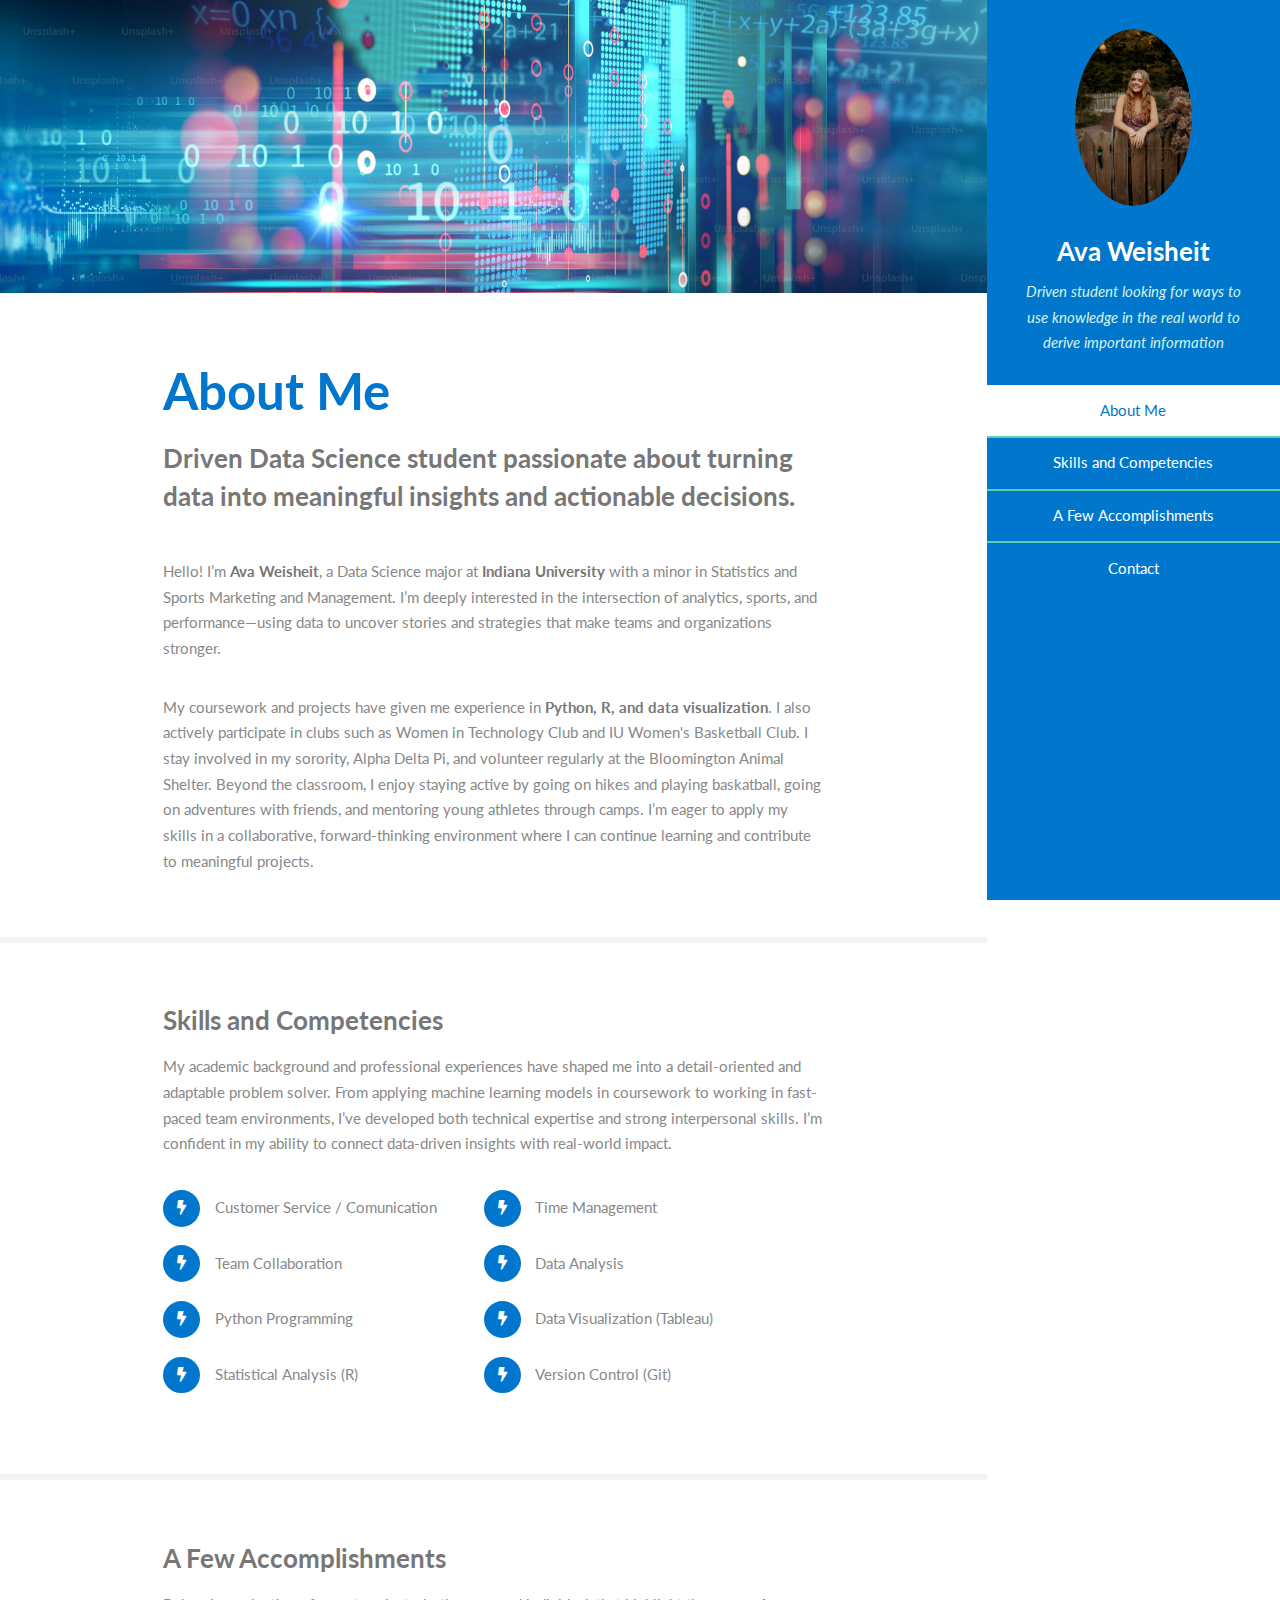
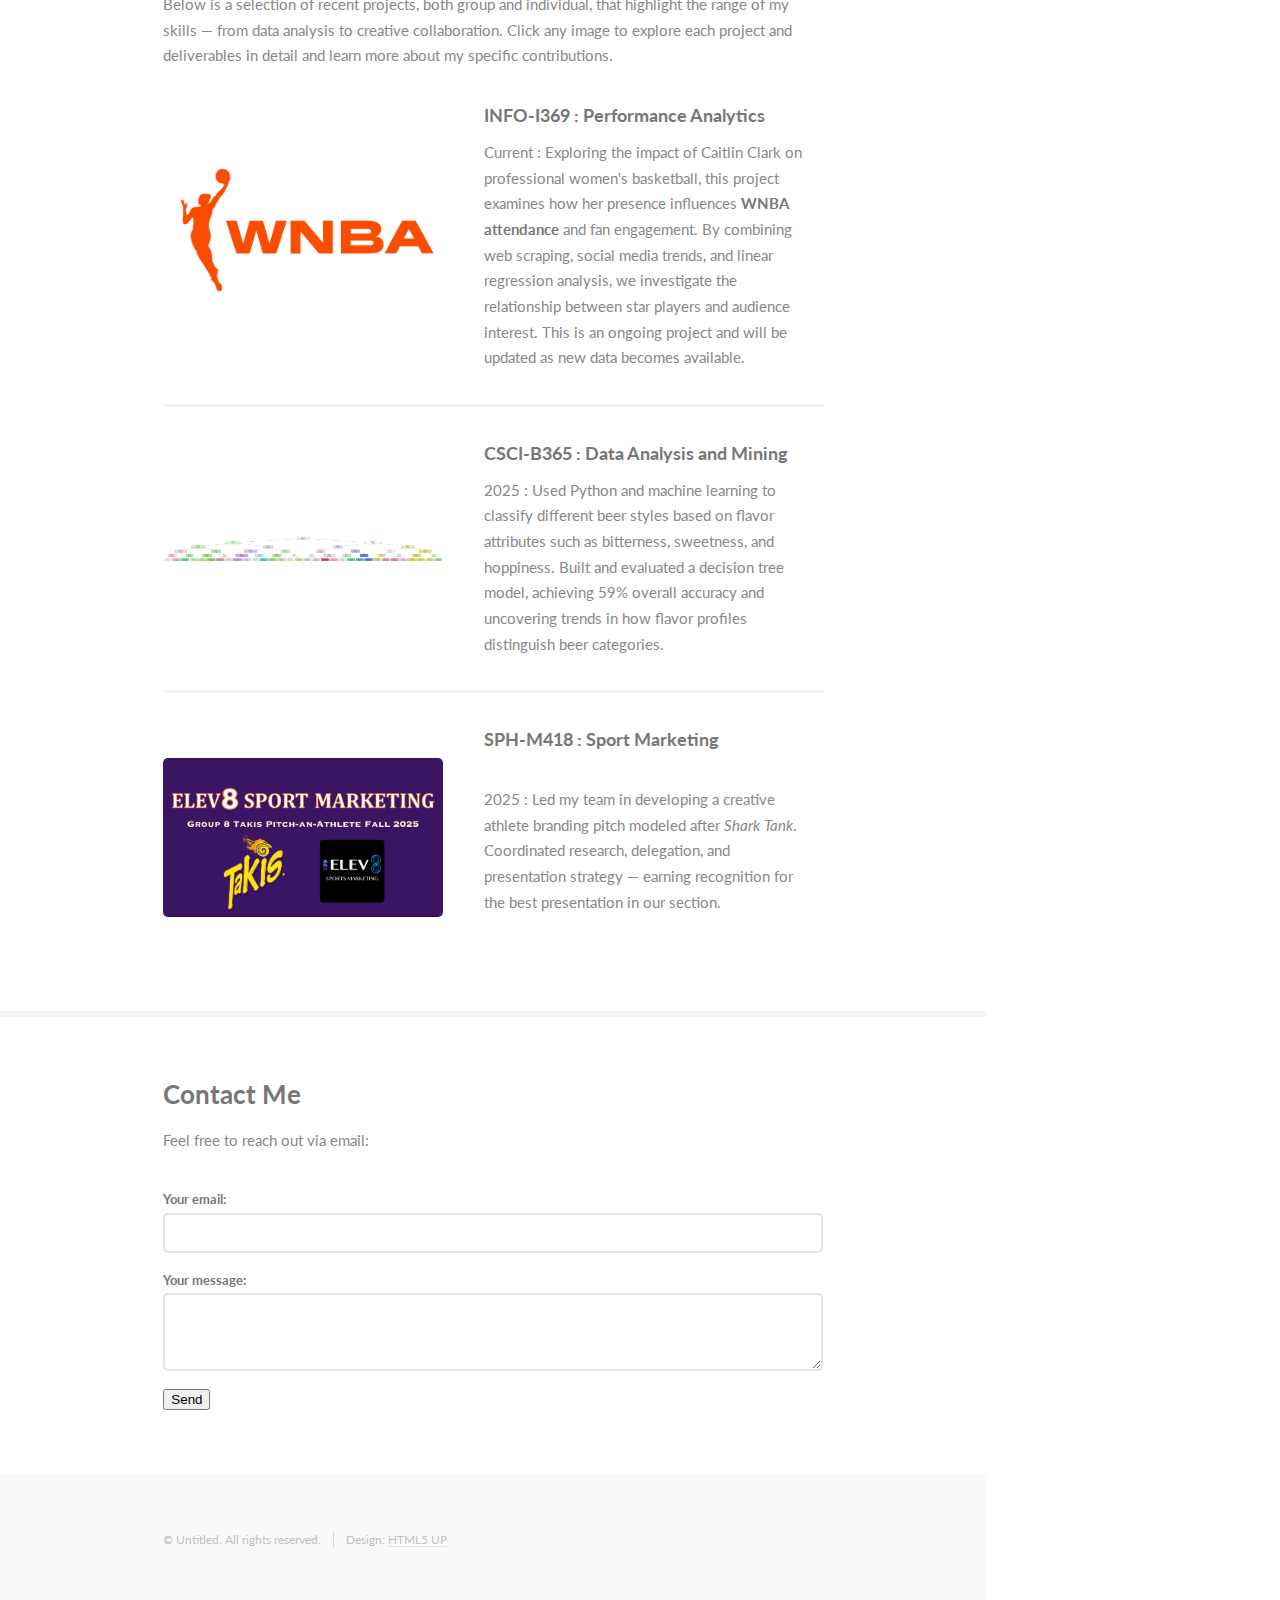
<file: index.html>
<!DOCTYPE HTML>
<!--
	Read Only by HTML5 UP
	html5up.net | @ajlkn
	Free for personal and commercial use under the CCA 3.0 license (html5up.net/license)
-->
<html>
	<head>
		<title>Ava Weisheit's Webpage</title>
		<meta charset="utf-8" />
		<meta name="viewport" content="width=device-width, initial-scale=1, user-scalable=no" />
		<link rel="stylesheet" href="assets/css/main.css" />
	</head>
	<body class="is-preload">


		<!-- Header -->
		<section id="header">
			<header>
				<span class="image avatar"><img src="images/avatar.JPG" alt="Ava Weisheit" /></span>
				<h1 id="logo"><a href="#">Ava Weisheit</a></h1>
				<p>Driven student looking for ways to use knowledge in the real world to derive important information</p>
			</header>
			<nav id="nav">
				<ul>
					<li><a href="#one" class="active">About Me</a></li>
					<li><a href="#two">Skills and Competencies</a></li>
					<li><a href="#three">A Few Accomplishments</a></li>
					<li><a href="#four">Contact</a></li>
				</ul>
			</nav>

		</section>
		
  

		<!-- Wrapper -->
			<div id="wrapper">

				<!-- Main -->
					<div id="main">

						<!-- One -->
							<section id="one">
								<div class="image main" data-position="center">
									<img src="images/head.jpeg" alt="" />
								</div>
								<div class="container">
									<header class="major">
										<h2>About Me</h2>
										<p>Driven Data Science student passionate about turning data into meaningful insights and actionable decisions.</p>
									</header>
									<p>Hello! I’m <strong>Ava Weisheit</strong>, a Data Science major at <strong>Indiana University</strong> with a minor in Statistics and Sports Marketing and Management. 
										I’m deeply interested in the intersection of analytics, sports, and performance—using data to uncover stories and strategies that make teams and organizations stronger.
									  </p>
									  <p>
										My coursework and projects have given me experience in <strong>Python, R, and data visualization</strong>. I also actively participate in clubs such as Women in Technology Club and IU Women's Basketball Club. 
										I stay involved in my sorority, Alpha Delta Pi, and volunteer regularly at the Bloomington Animal Shelter.
										Beyond the classroom, I enjoy staying active by going on hikes and playing baskatball, going on adventures with friends, and mentoring young athletes through camps. 
										I’m eager to apply my skills in a collaborative, forward-thinking environment where I can continue learning and contribute to meaningful projects.
									  </p>
								</div>
							</section>

						<!-- Two -->
							<section id="two">
								<div class="container">
									<h3>Skills and Competencies</h3>
									<p>  My academic background and professional experiences have shaped me into a detail-oriented and adaptable problem solver. 
										From applying machine learning models in coursework to working in fast-paced team environments, I’ve developed both technical expertise and strong interpersonal skills. 
										I’m confident in my ability to connect data-driven insights with real-world impact.</p>
									<ul class="feature-icons">
										<li class="icon solid fa-bolt">Customer Service / Comunication</li>
										<li class="icon solid fa-bolt">Time Management</li>
										<li class="icon solid fa-bolt">Team Collaboration</li>
										<li class="icon solid fa-bolt">Data Analysis</li>
										<li class="icon solid fa-bolt">Python Programming</li>
										<li class="icon solid fa-bolt">Data Visualization (Tableau)</li>
										<li class="icon solid fa-bolt">Statistical Analysis (R)</li>
										<li class="icon solid fa-bolt">Version Control (Git)</li>
									</ul>
								</div>
							</section>
						<!-- Three -->
							<section id="three">
								<div class="container">
									<h3>A Few Accomplishments</h3>
									<p>Below is a selection of recent projects, both group and individual, that highlight the range 
										of my skills — from data analysis to creative collaboration. Click any image to explore each 
										project and deliverables in detail and learn more about my specific contributions.
									</p>
									<div class="features">
										<!-- Project 1 -->
										<article>
											<a href="project1.html" class="image"><img src="images/logo.png" alt="Project 1 image" /></a>
											<div class="inner">
											<h4>INFO-I369 : Performance Analytics</h4>
											<p>Current : Exploring the impact of Caitlin Clark on professional women's basketball, this project examines how her presence influences <strong>WNBA attendance</strong> 
												and fan engagement. By combining web scraping, social media trends, and linear regression analysis, we investigate the relationship between star players and audience interest. 
												This is an ongoing project and will be updated as new data becomes available.</p>
											</div>
										</article>
										
										<!-- Project 2 -->
										<article>
											<a href="project2.html" class="image"><img src="projects/DataMining/tree.png" alt="Project 2 image" /></a>
											<div class="inner">
											<h4>CSCI-B365 : Data Analysis and Mining</h4>
											<p>2025 : Used Python and machine learning to classify different beer styles based on flavor attributes such as bitterness, sweetness, and 
												hoppiness. Built and evaluated a decision tree model, achieving 59% overall accuracy and uncovering trends in how flavor profiles distinguish beer categories.</p>
											</div>
										</article>
										
										<!-- Project 3 -->
										<article>
											<a href="project3.html" class="image"><img src="images/title.pres.png" alt="Project 3 image" /></a>
											<div class="inner">
											<h4>SPH-M418 : Sport Marketing</h4>
											<p><p>
												2025 : Led my team in developing a creative athlete branding pitch modeled after <em>Shark Tank</em>. 
												Coordinated research, delegation, and presentation strategy — earning recognition for the best presentation in our section.
											  </p>
											  </p>
											</div>
										</article>
  
									</div>
								</div>
							</section>

						<!-- Four -->
							<section id="four">
								<div class="container">
									<h3>Contact Me</h3>
									<p>Feel free to reach out via email:</p>
									<form
										action="https://formspree.io/f/xyzbnqjg"
										method="POST"
										>
										<label>
											Your email:
											<input type="email" name="email">
										</label>
										<label>
											Your message:
											<textarea name="message"></textarea>
										</label>
										<!-- your other form fields go here -->
										<button type="submit">Send</button>
									</form>
								</div>
							</section>
							

						<!-- Five -->
						<!--
							<section id="five">
								<div class="container">
									<h3>Elements</h3>

									<section>
										<h4>Text</h4>
										<p>This is <b>bold</b> and this is <strong>strong</strong>. This is <i>italic</i> and this is <em>emphasized</em>.
										This is <sup>superscript</sup> text and this is <sub>subscript</sub> text.
										This is <u>underlined</u> and this is code: <code>for (;;) { ... }</code>. Finally, <a href="#">this is a link</a>.</p>
										<hr />
										<header>
											<h4>Heading with a Subtitle</h4>
											<p>Lorem ipsum dolor sit amet nullam id egestas urna aliquam</p>
										</header>
										<p>Nunc lacinia ante nunc ac lobortis. Interdum adipiscing gravida odio porttitor sem non mi integer non faucibus ornare mi ut ante amet placerat aliquet. Volutpat eu sed ante lacinia sapien lorem accumsan varius montes viverra nibh in adipiscing blandit tempus accumsan.</p>
										<header>
											<h5>Heading with a Subtitle</h5>
											<p>Lorem ipsum dolor sit amet nullam id egestas urna aliquam</p>
										</header>
										<p>Nunc lacinia ante nunc ac lobortis. Interdum adipiscing gravida odio porttitor sem non mi integer non faucibus ornare mi ut ante amet placerat aliquet. Volutpat eu sed ante lacinia sapien lorem accumsan varius montes viverra nibh in adipiscing blandit tempus accumsan.</p>
										<hr />
										<h2>Heading Level 2</h2>
										<h3>Heading Level 3</h3>
										<h4>Heading Level 4</h4>
										<h5>Heading Level 5</h5>
										<h6>Heading Level 6</h6>
										<hr />
										<h5>Blockquote</h5>
										<blockquote>Fringilla nisl. Donec accumsan interdum nisi, quis tincidunt felis sagittis eget tempus euismod. Vestibulum ante ipsum primis in faucibus vestibulum. Blandit adipiscing eu felis iaculis volutpat ac adipiscing accumsan faucibus. Vestibulum ante ipsum primis in faucibus lorem ipsum dolor sit amet nullam adipiscing eu felis.</blockquote>
										<h5>Preformatted</h5>
										<pre><code>i = 0;

while (!deck.isInOrder()) {
    print 'Iteration ' + i;
    deck.shuffle();
    i++;
}

print 'It took ' + i + ' iterations to sort the deck.';</code></pre>
									</section>

									<section>
										<h4>Lists</h4>
										<div class="row">
											<div class="col-6 col-12-xsmall">
												<h5>Unordered</h5>
												<ul>
													<li>Dolor pulvinar etiam magna etiam.</li>
													<li>Sagittis adipiscing lorem eleifend.</li>
													<li>Felis enim feugiat dolore viverra.</li>
												</ul>
												<h5>Alternate</h5>
												<ul class="alt">
													<li>Dolor pulvinar etiam magna etiam.</li>
													<li>Sagittis adipiscing lorem eleifend.</li>
													<li>Felis enim feugiat dolore viverra.</li>
												</ul>
											</div>
											<div class="col-6 col-12-xsmall">
												<h5>Ordered</h5>
												<ol>
													<li>Dolor pulvinar etiam magna etiam.</li>
													<li>Etiam vel felis at lorem sed viverra.</li>
													<li>Felis enim feugiat dolore viverra.</li>
													<li>Dolor pulvinar etiam magna etiam.</li>
													<li>Etiam vel felis at lorem sed viverra.</li>
													<li>Felis enim feugiat dolore viverra.</li>
												</ol>
												<h5>Icons</h5>
												<ul class="icons">
													<li><a href="#" class="icon brands fa-twitter"><span class="label">Twitter</span></a></li>
													<li><a href="#" class="icon brands fa-facebook-f"><span class="label">Facebook</span></a></li>
													<li><a href="#" class="icon brands fa-instagram"><span class="label">Instagram</span></a></li>
													<li><a href="#" class="icon brands fa-github"><span class="label">Github</span></a></li>
													<li><a href="#" class="icon brands fa-dribbble"><span class="label">Dribbble</span></a></li>
													<li><a href="#" class="icon brands fa-tumblr"><span class="label">Tumblr</span></a></li>
												</ul>
											</div>
										</div>
										<h5>Actions</h5>
										<ul class="actions">
											<li><a href="#" class="button primary">Default</a></li>
											<li><a href="#" class="button">Default</a></li>
											<li><a href="#" class="button alt">Default</a></li>
										</ul>
										<ul class="actions small">
											<li><a href="#" class="button primary small">Small</a></li>
											<li><a href="#" class="button small">Small</a></li>
											<li><a href="#" class="button alt small">Small</a></li>
										</ul>
										<div class="row">
											<div class="col-3 col-6-medium col-12-xsmall">
												<ul class="actions stacked">
													<li><a href="#" class="button primary">Default</a></li>
													<li><a href="#" class="button">Default</a></li>
													<li><a href="#" class="button alt">Default</a></li>
												</ul>
											</div>
											<div class="col-3 col-6 col-12-xsmall">
												<ul class="actions stacked">
													<li><a href="#" class="button primary small">Small</a></li>
													<li><a href="#" class="button small">Small</a></li>
													<li><a href="#" class="button alt small">Small</a></li>
												</ul>
											</div>
											<div class="col-3 col-6-medium col-12-xsmall">
												<ul class="actions stacked">
													<li><a href="#" class="button primary fit">Default</a></li>
													<li><a href="#" class="button fit">Default</a></li>
													<li><a href="#" class="button alt fit">Default</a></li>
												</ul>
											</div>
											<div class="col-3 col-6-medium col-12-xsmall">
												<ul class="actions stacked">
													<li><a href="#" class="button primary small fit">Small</a></li>
													<li><a href="#" class="button small fit">Small</a></li>
													<li><a href="#" class="button alt small fit">Small</a></li>
												</ul>
											</div>
										</div>
									</section>

									<section>
										<h4>Table</h4>
										<h5>Default</h5>
										<div class="table-wrapper">
											<table>
												<thead>
													<tr>
														<th>Name</th>
														<th>Description</th>
														<th>Price</th>
													</tr>
												</thead>
												<tbody>
													<tr>
														<td>Item One</td>
														<td>Ante turpis integer aliquet porttitor.</td>
														<td>29.99</td>
													</tr>
													<tr>
														<td>Item Two</td>
														<td>Vis ac commodo adipiscing arcu aliquet.</td>
														<td>19.99</td>
													</tr>
													<tr>
														<td>Item Three</td>
														<td> Morbi faucibus arcu accumsan lorem.</td>
														<td>29.99</td>
													</tr>
													<tr>
														<td>Item Four</td>
														<td>Vitae integer tempus condimentum.</td>
														<td>19.99</td>
													</tr>
													<tr>
														<td>Item Five</td>
														<td>Ante turpis integer aliquet porttitor.</td>
														<td>29.99</td>
													</tr>
												</tbody>
												<tfoot>
													<tr>
														<td colspan="2"></td>
														<td>100.00</td>
													</tr>
												</tfoot>
											</table>
										</div>

										<h5>Alternate</h5>
										<div class="table-wrapper">
											<table class="alt">
												<thead>
													<tr>
														<th>Name</th>
														<th>Description</th>
														<th>Price</th>
													</tr>
												</thead>
												<tbody>
													<tr>
														<td>Item One</td>
														<td>Ante turpis integer aliquet porttitor.</td>
														<td>29.99</td>
													</tr>
													<tr>
														<td>Item Two</td>
														<td>Vis ac commodo adipiscing arcu aliquet.</td>
														<td>19.99</td>
													</tr>
													<tr>
														<td>Item Three</td>
														<td> Morbi faucibus arcu accumsan lorem.</td>
														<td>29.99</td>
													</tr>
													<tr>
														<td>Item Four</td>
														<td>Vitae integer tempus condimentum.</td>
														<td>19.99</td>
													</tr>
													<tr>
														<td>Item Five</td>
														<td>Ante turpis integer aliquet porttitor.</td>
														<td>29.99</td>
													</tr>
												</tbody>
												<tfoot>
													<tr>
														<td colspan="2"></td>
														<td>100.00</td>
													</tr>
												</tfoot>
											</table>
										</div>
									</section>

									<section>
										<h4>Buttons</h4>
										<ul class="actions">
											<li><a href="#" class="button primary">Primary</a></li>
											<li><a href="#" class="button">Default</a></li>
											<li><a href="#" class="button alt">Alternate</a></li>
										</ul>
										<ul class="actions">
											<li><a href="#" class="button primary large">Large</a></li>
											<li><a href="#" class="button">Default</a></li>
											<li><a href="#" class="button alt small">Small</a></li>
										</ul>
										<ul class="actions fit">
											<li><a href="#" class="button primary fit">Fit</a></li>
											<li><a href="#" class="button fit">Fit</a></li>
											<li><a href="#" class="button alt fit">Fit</a></li>
										</ul>
										<ul class="actions fit small">
											<li><a href="#" class="button primary fit small">Fit + Small</a></li>
											<li><a href="#" class="button fit small">Fit + Small</a></li>
											<li><a href="#" class="button alt fit small">Fit + Small</a></li>
										</ul>
										<ul class="actions">
											<li><a href="#" class="button primary icon solid fa-download">Icon</a></li>
											<li><a href="#" class="button icon solid fa-download">Icon</a></li>
											<li><a href="#" class="button alt icon solid fa-check">Icon</a></li>
										</ul>
										<ul class="actions">
											<li><span class="button primary disabled">Primary</span></li>
											<li><span class="button disabled">Default</span></li>
											<li><span class="button alt disabled">Alternate</span></li>
										</ul>
									</section>

									<section>
										<h4>Form</h4>
										<form method="post" action="#">
											<div class="row gtr-uniform">
												<div class="col-6 col-12-xsmall">
													<input type="text" name="demo-name" id="demo-name" value="" placeholder="Name" />
												</div>
												<div class="col-6 col-12-xsmall">
													<input type="email" name="demo-email" id="demo-email" value="" placeholder="Email" />
												</div>
												<div class="col-12">
													<select name="demo-category" id="demo-category">
														<option value="">- Category -</option>
														<option value="1">Manufacturing</option>
														<option value="1">Shipping</option>
														<option value="1">Administration</option>
														<option value="1">Human Resources</option>
													</select>
												</div>
												<div class="col-4 col-12-medium">
													<input type="radio" id="demo-priority-low" name="demo-priority" checked>
													<label for="demo-priority-low">Low Priority</label>
												</div>
												<div class="col-4 col-12-medium">
													<input type="radio" id="demo-priority-normal" name="demo-priority">
													<label for="demo-priority-normal">Normal Priority</label>
												</div>
												<div class="col-4 col-12-medium">
													<input type="radio" id="demo-priority-high" name="demo-priority">
													<label for="demo-priority-high">High Priority</label>
												</div>
												<div class="col-6 col-12-medium">
													<input type="checkbox" id="demo-copy" name="demo-copy">
													<label for="demo-copy">Email me a copy of this message</label>
												</div>
												<div class="col-6 col-12-medium">
													<input type="checkbox" id="demo-human" name="demo-human" checked>
													<label for="demo-human">I am a human and not a robot</label>
												</div>
												<div class="col-12">
													<textarea name="demo-message" id="demo-message" placeholder="Enter your message" rows="6"></textarea>
												</div>
												<div class="col-12">
													<ul class="actions">
														<li><input type="submit" value="Send Message" /></li>
														<li><input type="reset" value="Reset" class="alt" /></li>
													</ul>
												</div>
											</div>
										</form>
									</section>

									<section>
										<h4>Image</h4>
										<h5>Fit</h5>
										<span class="image fit"><img src="images/banner.jpg" alt="" /></span>
										<div class="box alt">
											<div class="row gtr-50 gtr-uniform">
												<div class="col-4"><span class="image fit"><img src="images/pic01.jpg" alt="" /></span></div>
												<div class="col-4"><span class="image fit"><img src="images/pic02.jpg" alt="" /></span></div>
												<div class="col-4"><span class="image fit"><img src="images/pic03.jpg" alt="" /></span></div>
												<div class="col-4"><span class="image fit"><img src="images/pic02.jpg" alt="" /></span></div>
												<div class="col-4"><span class="image fit"><img src="images/pic03.jpg" alt="" /></span></div>
												<div class="col-4"><span class="image fit"><img src="images/pic01.jpg" alt="" /></span></div>
												<div class="col-4"><span class="image fit"><img src="images/pic03.jpg" alt="" /></span></div>
												<div class="col-4"><span class="image fit"><img src="images/pic01.jpg" alt="" /></span></div>
												<div class="col-4"><span class="image fit"><img src="images/pic02.jpg" alt="" /></span></div>
											</div>
										</div>
										<h5>Left &amp; Right</h5>
										<p><span class="image left"><img src="images/avatar.jpg" alt="" /></span>Fringilla nisl. Donec accumsan interdum nisi, quis tincidunt felis sagittis eget. tempus euismod. Vestibulum ante ipsum primis in faucibus vestibulum. Blandit adipiscing eu felis iaculis volutpat ac adipiscing accumsan eu faucibus. Integer ac pellentesque praesent tincidunt felis sagittis eget. tempus euismod. Vestibulum ante ipsum primis in faucibus vestibulum. Blandit adipiscing eu felis iaculis volutpat ac adipiscing accumsan eu faucibus. Integer ac pellentesque praesent. Donec accumsan interdum nisi, quis tincidunt felis sagittis eget. tempus euismod. Vestibulum ante ipsum primis in faucibus vestibulum. Blandit adipiscing eu felis iaculis volutpat ac adipiscing accumsan eu faucibus. Integer ac pellentesque praesent tincidunt felis sagittis eget. tempus euismod. Vestibulum ante ipsum primis in faucibus vestibulum. Blandit adipiscing eu felis iaculis volutpat ac adipiscing accumsan eu faucibus. Integer ac pellentesque praesent.</p>
										<p><span class="image right"><img src="images/avatar.jpg" alt="" /></span>Fringilla nisl. Donec accumsan interdum nisi, quis tincidunt felis sagittis eget. tempus euismod. Vestibulum ante ipsum primis in faucibus vestibulum. Blandit adipiscing eu felis iaculis volutpat ac adipiscing accumsan eu faucibus. Integer ac pellentesque praesent tincidunt felis sagittis eget. tempus euismod. Vestibulum ante ipsum primis in faucibus vestibulum. Blandit adipiscing eu felis iaculis volutpat ac adipiscing accumsan eu faucibus. Integer ac pellentesque praesent. Donec accumsan interdum nisi, quis tincidunt felis sagittis eget. tempus euismod. Vestibulum ante ipsum primis in faucibus vestibulum. Blandit adipiscing eu felis iaculis volutpat ac adipiscing accumsan eu faucibus. Integer ac pellentesque praesent tincidunt felis sagittis eget. tempus euismod. Vestibulum ante ipsum primis in faucibus vestibulum. Blandit adipiscing eu felis iaculis volutpat ac adipiscing accumsan eu faucibus. Integer ac pellentesque praesent.</p>
									</section>

								</div>
							</section>
						-->

					</div>

				<!-- Footer -->
					<section id="footer">
						<div class="container">
							<ul class="copyright">
								<li>&copy; Untitled. All rights reserved.</li><li>Design: <a href="http://html5up.net">HTML5 UP</a></li>
							</ul>
						</div>
					</section>

			</div>

		<!-- Scripts -->
			<script src="assets/js/jquery.min.js"></script>
			<script src="assets/js/jquery.scrollex.min.js"></script>
			<script src="assets/js/jquery.scrolly.min.js"></script>
			<script src="assets/js/browser.min.js"></script>
			<script src="assets/js/breakpoints.min.js"></script>
			<script src="assets/js/util.js"></script>
			<script src="assets/js/main.js"></script>

	</body>
</html>
</file>
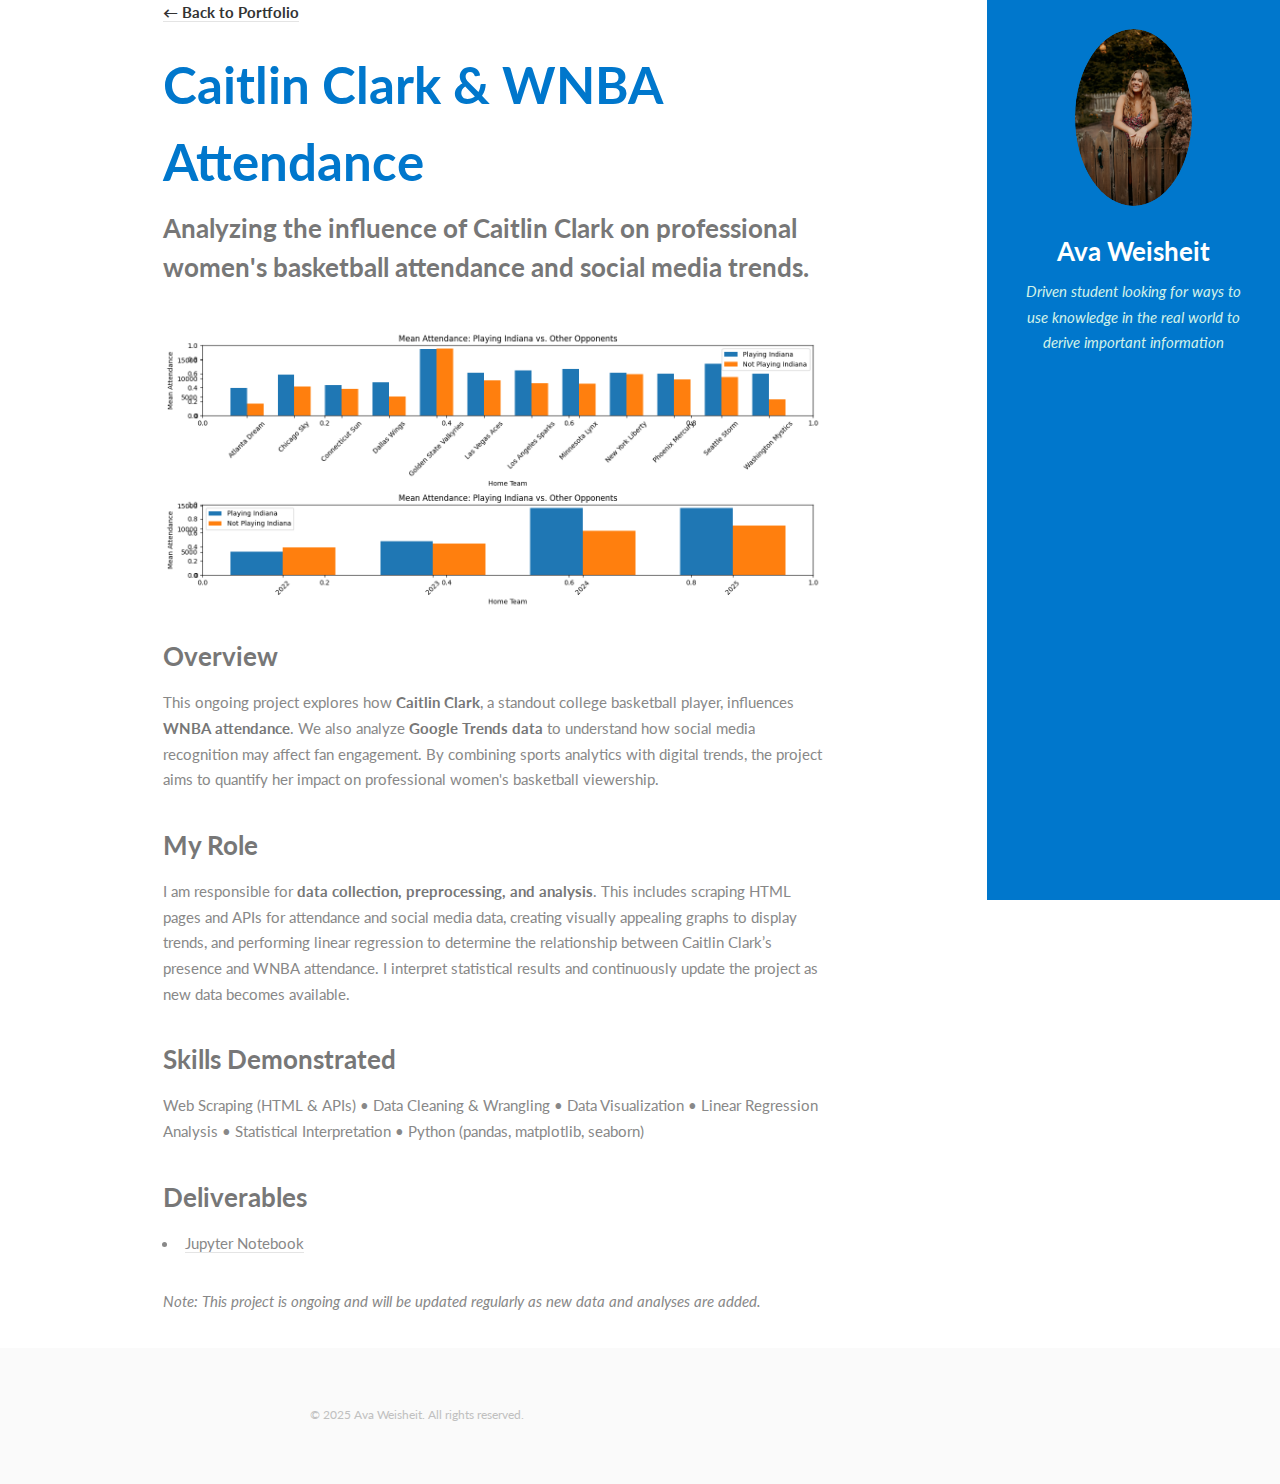
<file: project1.html>
<!DOCTYPE HTML>
<html>
  <head>
    <title>Caitlin Clark & WNBA Attendance – Ava Weisheit</title>
    <meta charset="utf-8" />
    <meta name="viewport" content="width=device-width, initial-scale=1, user-scalable=no" />
    <link rel="stylesheet" href="assets/css/main.css" />
  </head>
  <body class="is-preload">

    <!-- Sidebar Header (Right Sidebar) -->
    <section id="header">
      <header>
        <span class="image avatar"><img src="images/avatar.JPG" alt="Ava Weisheit" /></span>
        <h1 id="logo"><a href="#">Ava Weisheit</a></h1>
        <p>Driven student looking for ways to use knowledge in the real world to derive important information</p>
      </header>
    </section>

    <!-- Main Project Content -->
    <div id="wrapper">
      <div id="main">
        <section id="one" class="container">
          
          <!-- Back to Portfolio Link -->
          <p style="margin-bottom: 20px;">
            <a href="index.html" style="text-decoration: none; font-weight: bold; color: #333;">← Back to Portfolio</a>
          </p>

          <header class="major">
            <h2>Caitlin Clark & WNBA Attendance</h2>
            <p>Analyzing the influence of Caitlin Clark on professional women's basketball attendance and social media trends.</p>
          </header>

          <img src="projects/SportsAnalytics/graphs.png" alt="WNBA image" style="width:100%; border-radius: 10px; margin-bottom: 20px;" />
          <h3>Overview</h3>
          <p>
            This ongoing project explores how <strong>Caitlin Clark</strong>, a standout college basketball player, influences <strong>WNBA attendance</strong>. 
            We also analyze <strong>Google Trends data</strong> to understand how social media recognition may affect fan engagement. 
            By combining sports analytics with digital trends, the project aims to quantify her impact on professional women's basketball viewership.
          </p>

          <h3>My Role</h3>
          <p>
            I am responsible for <strong>data collection, preprocessing, and analysis</strong>. 
            This includes scraping HTML pages and APIs for attendance and social media data, creating visually appealing graphs to display trends, 
            and performing linear regression to determine the relationship between Caitlin Clark’s presence and WNBA attendance. 
            I interpret statistical results and continuously update the project as new data becomes available.
          </p>

          <h3>Skills Demonstrated</h3>
          <p>
            Web Scraping (HTML & APIs) • Data Cleaning & Wrangling • Data Visualization • Linear Regression Analysis • Statistical Interpretation • Python (pandas, matplotlib, seaborn)
          </p>

          <h3>Deliverables</h3>
          <ul>
            <li><a href="projects/SportsAnalytics/WNBA_project-2.ipynb" target="_blank">Jupyter Notebook</a></li>
          </ul>

          <p><em>Note: This project is ongoing and will be updated regularly as new data and analyses are added.</em></p>

        </section>
      </div>
    </div>

    <!-- Footer -->
    <section id="footer">
      <div class="container">
        <ul class="copyright">
          <li>&copy; 2025 Ava Weisheit. All rights reserved.</li>
        </ul>
      </div>
    </section>

  </body>
</html>
</file>
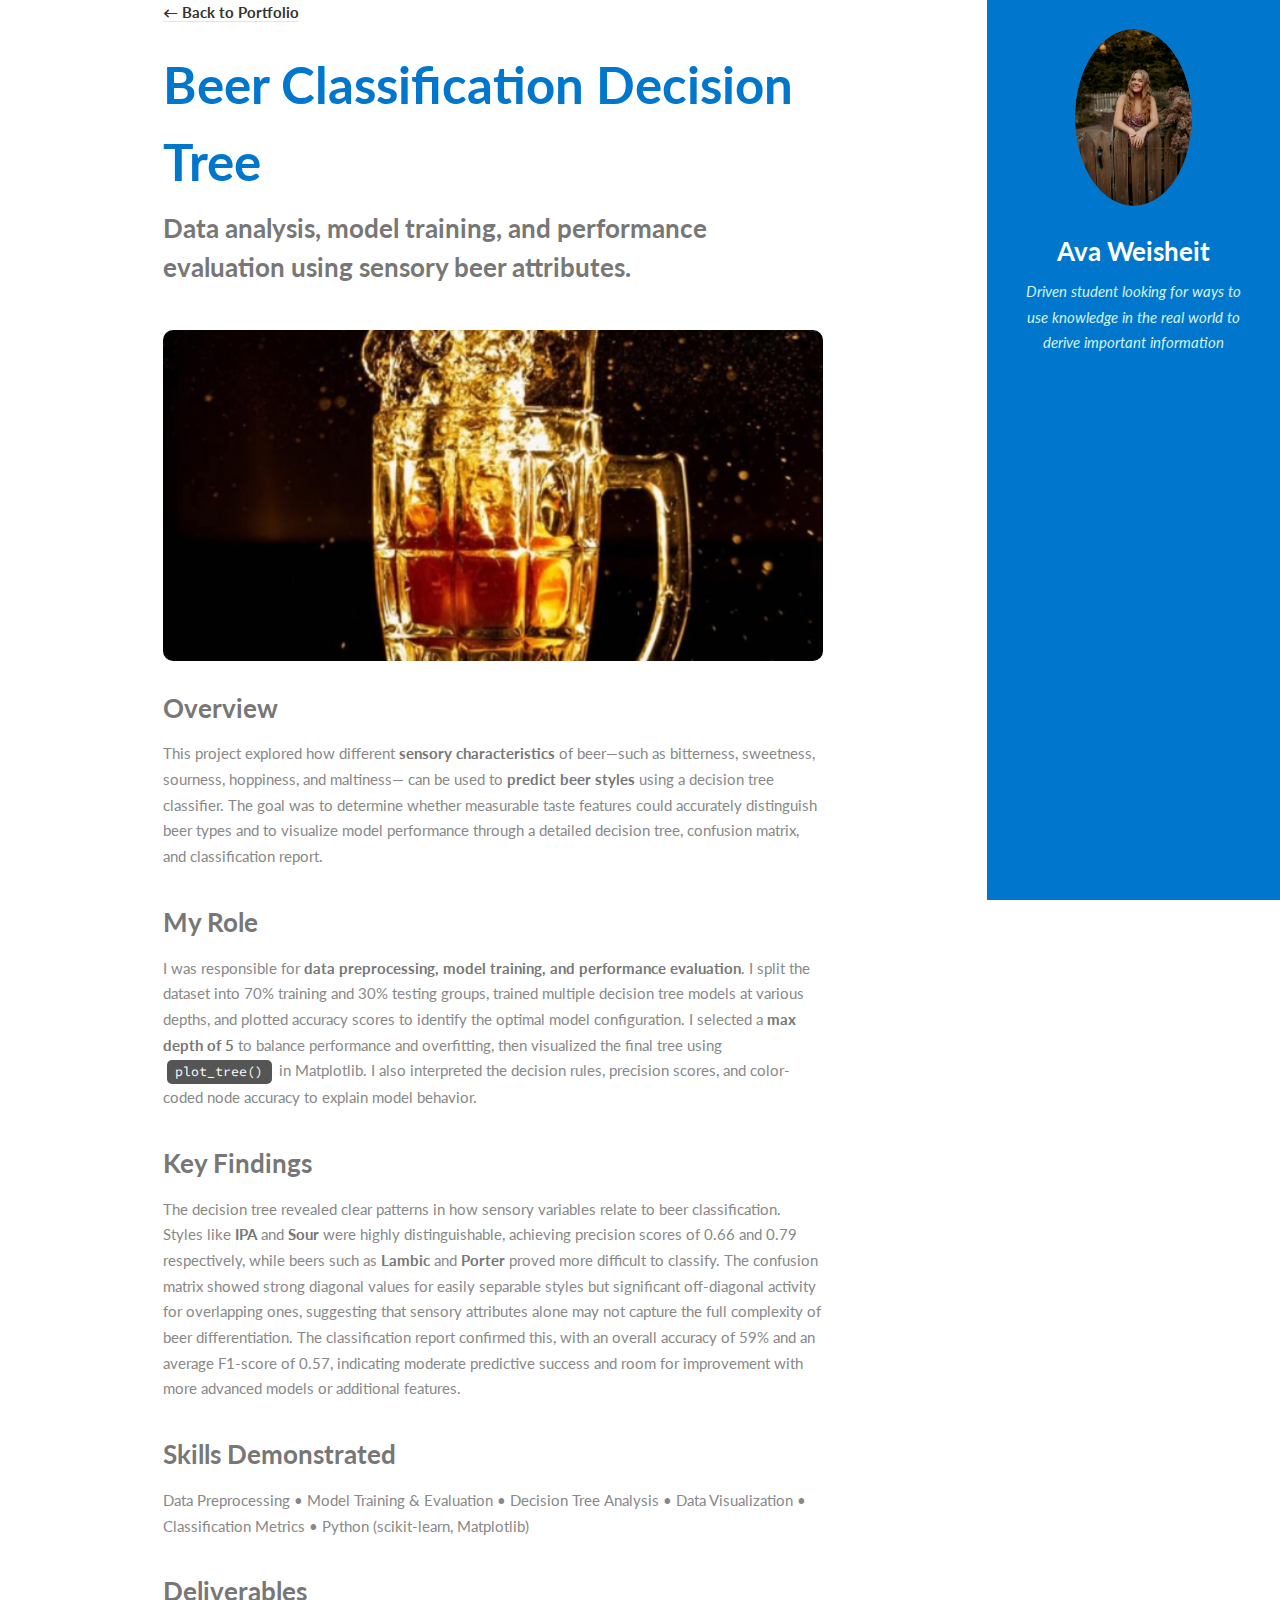
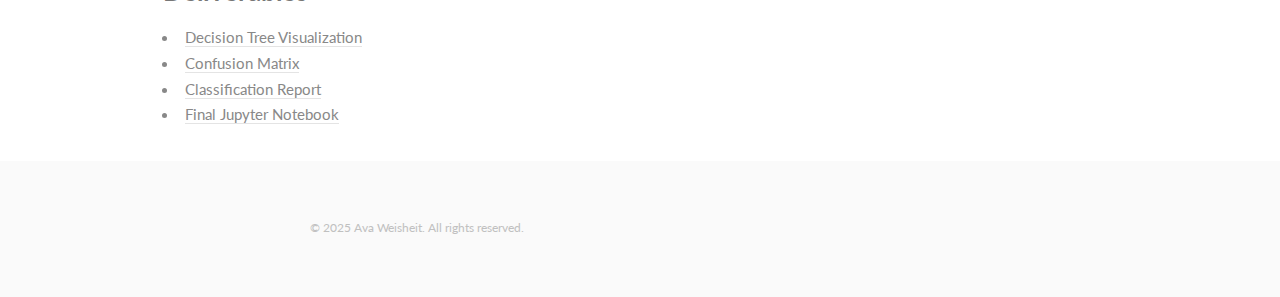
<file: project2.html>
<!DOCTYPE HTML>
<html>
  <head>
    <title>Beer Classification Decision Tree – Ava Weisheit</title>
    <meta charset="utf-8" />
    <meta name="viewport" content="width=device-width, initial-scale=1, user-scalable=no" />
    <link rel="stylesheet" href="assets/css/main.css" />
  </head>
  <body class="is-preload">

    <!-- Sidebar Header (Right Sidebar) -->
    <section id="header">
      <header>
        <span class="image avatar"><img src="images/avatar.JPG" alt="Ava Weisheit" /></span>
        <h1 id="logo"><a href="#">Ava Weisheit</a></h1>
        <p>Driven student looking for ways to use knowledge in the real world to derive important information</p>
      </header>
    </section>

    <!-- Main Project Content -->
    <div id="wrapper">
      <div id="main">
        <section id="one" class="container">
          
          <!-- Single Back to Portfolio Link -->
          <p style="margin-bottom: 20px;">
            <a href="index.html" style="text-decoration: none; font-weight: bold; color: #333;">← Back to Portfolio</a>
          </p>

          <header class="major">
            <h2>Beer Classification Decision Tree</h2>
            <p>Data analysis, model training, and performance evaluation using sensory beer attributes.</p>
          </header>

          <img src="images/beer.png" alt="Beer project image" style="width:100%; border-radius: 10px; margin-bottom: 20px;" />

          <h3>Overview</h3>
          <p>
            This project explored how different <strong>sensory characteristics</strong> of beer—such as bitterness, sweetness, sourness, hoppiness, and maltiness—
            can be used to <strong>predict beer styles</strong> using a decision tree classifier. The goal was to determine whether measurable taste features could
            accurately distinguish beer types and to visualize model performance through a detailed decision tree, confusion matrix, and classification report.
          </p>

          <h3>My Role</h3>
          <p>
            I was responsible for <strong>data preprocessing, model training, and performance evaluation</strong>. 
            I split the dataset into 70% training and 30% testing groups, trained multiple decision tree models at various depths, 
            and plotted accuracy scores to identify the optimal model configuration. I selected a <strong>max depth of 5</strong> to balance performance and overfitting, 
            then visualized the final tree using <code>plot_tree()</code> in Matplotlib. 
            I also interpreted the decision rules, precision scores, and color-coded node accuracy to explain model behavior.
          </p>

          <h3>Key Findings</h3>
          <p>
            The decision tree revealed clear patterns in how sensory variables relate to beer classification. 
            Styles like <strong>IPA</strong> and <strong>Sour</strong> were highly distinguishable, achieving precision scores of 0.66 and 0.79 respectively, 
            while beers such as <strong>Lambic</strong> and <strong>Porter</strong> proved more difficult to classify. 
            The confusion matrix showed strong diagonal values for easily separable styles but significant off-diagonal activity for overlapping ones, 
            suggesting that sensory attributes alone may not capture the full complexity of beer differentiation. 
            The classification report confirmed this, with an overall accuracy of 59% and an average F1-score of 0.57, 
            indicating moderate predictive success and room for improvement with more advanced models or additional features.
          </p>

          <h3>Skills Demonstrated</h3>
          <p>
            Data Preprocessing • Model Training & Evaluation • Decision Tree Analysis • Data Visualization • Classification Metrics • Python (scikit-learn, Matplotlib)
          </p>

          <h3>Deliverables</h3>
          <ul>
            <li><a href="projects/DataMining/tree.png" target="_blank">Decision Tree Visualization</a></li>
            <li><a href="projects/DataMining/matrix.png" target="_blank">Confusion Matrix</a></li>
            <li><a href="projects/DataMining/report.pdf" target="_blank">Classification Report</a></li>
            <li><a href="projects/DataMining/code.ipynb" target="_blank">Final Jupyter Notebook</a></li>
          </ul>

        </section>
      </div>
    </div>

    <!-- Footer -->
    <section id="footer">
      <div class="container">
        <ul class="copyright">
          <li>&copy; 2025 Ava Weisheit. All rights reserved.</li>
        </ul>
      </div>
    </section>

  </body>
</html>
</file>
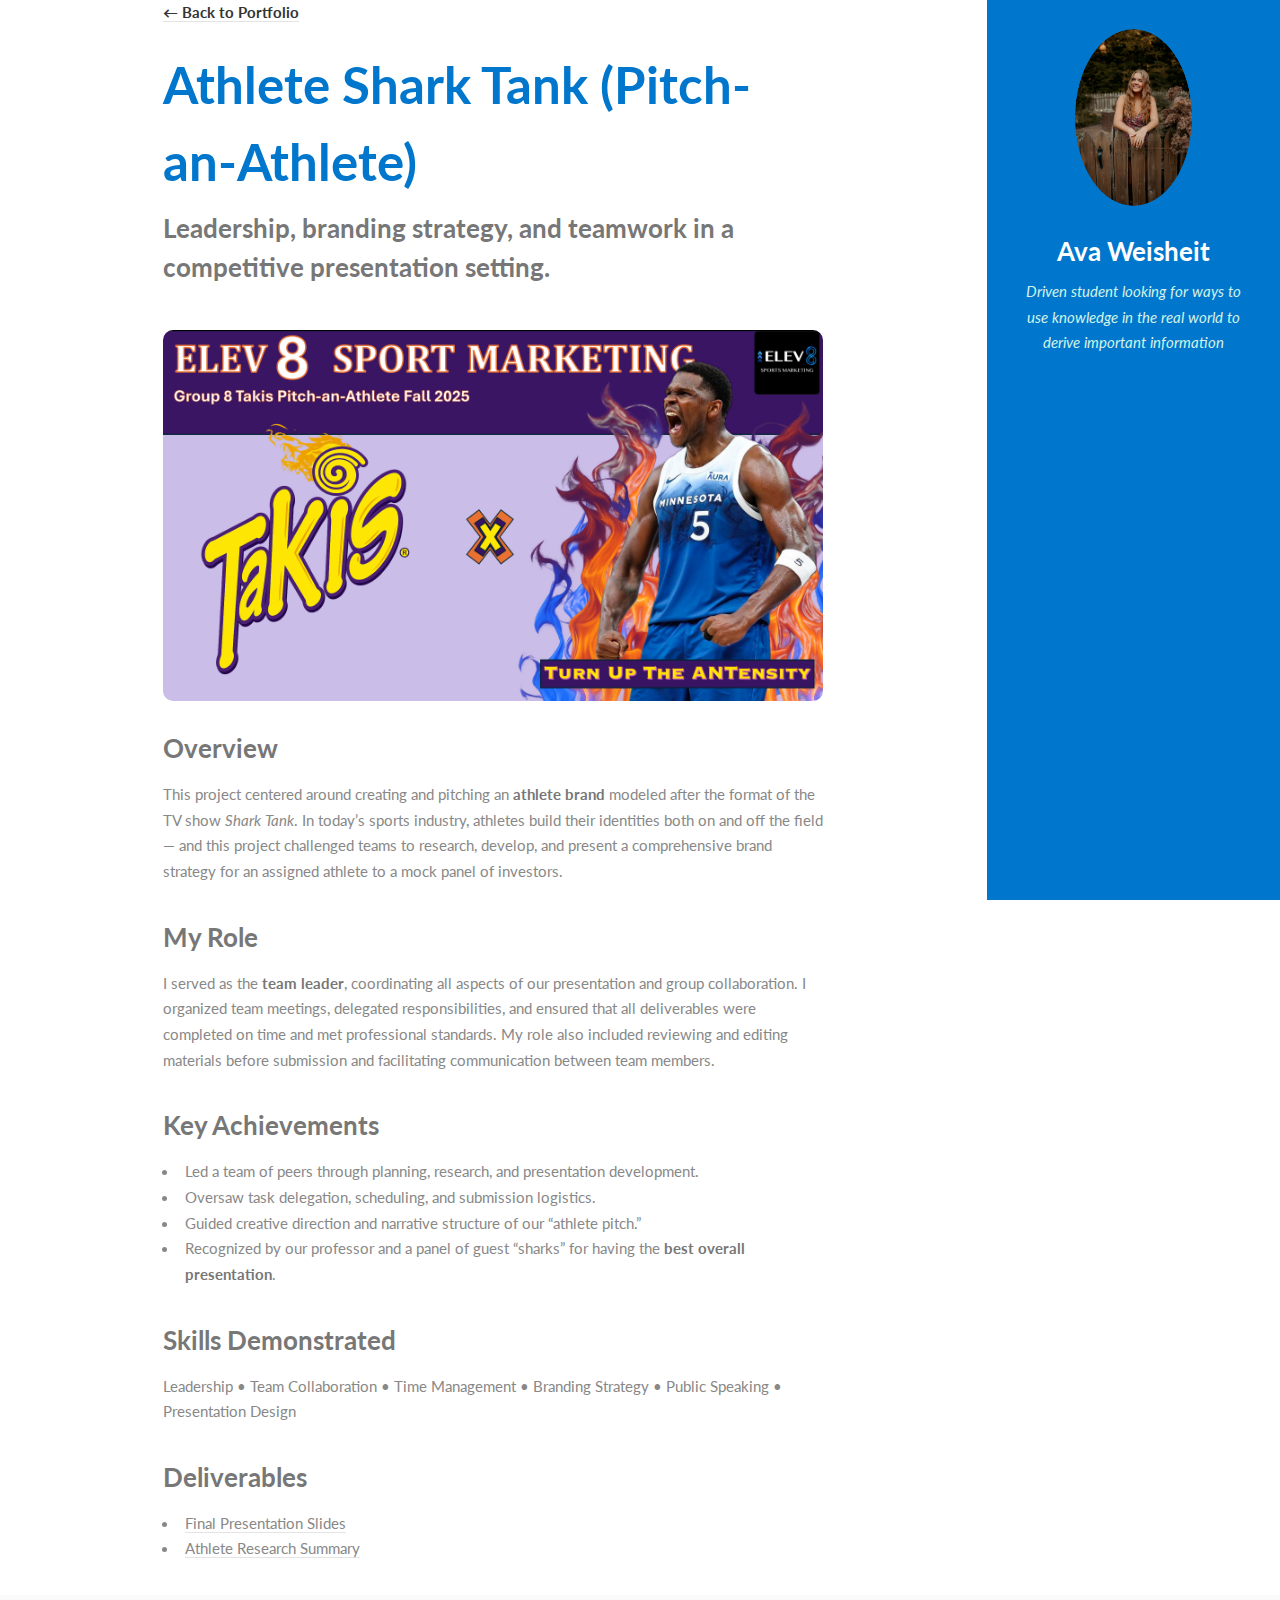
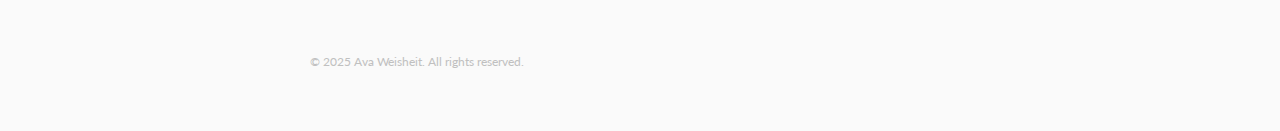
<file: project3.html>
<!DOCTYPE HTML>
<html>
  <head>
    <title>Athlete Shark Tank – Ava Weisheit</title>
    <meta charset="utf-8" />
    <meta name="viewport" content="width=device-width, initial-scale=1, user-scalable=no" />
    <link rel="stylesheet" href="assets/css/main.css" />
  </head>
  <body class="is-preload">

    <!-- Sidebar Header (Right Sidebar) -->
    <section id="header">
      <header>
        <span class="image avatar"><img src="images/avatar.JPG" alt="Ava Weisheit" /></span>
        <h1 id="logo"><a href="#">Ava Weisheit</a></h1>
        <p>Driven student looking for ways to use knowledge in the real world to derive important information</p>
      </header>
    </section>

    <!-- Main Project Content -->
    <div id="wrapper">
      <div id="main">
        <section id="one" class="container">
          
          <!-- Back to Portfolio Link -->
          <p style="margin-bottom: 20px;">
            <a href="index.html" style="text-decoration: none; font-weight: bold; color: #333;">← Back to Portfolio</a>
          </p>

          <header class="major">
            <h2>Athlete Shark Tank (Pitch-an-Athlete)</h2>
            <p>Leadership, branding strategy, and teamwork in a competitive presentation setting.</p>
          </header>

          <img src="images/ant.pres.png" alt="Athlete Shark Tank project image" style="width:100%; border-radius: 10px; margin-bottom: 20px;" />

          <h3>Overview</h3>
          <p>
            This project centered around creating and pitching an <strong>athlete brand</strong> modeled after the format of the TV show 
            <em>Shark Tank</em>. In today’s sports industry, athletes build their identities both on and off the field — and this project 
            challenged teams to research, develop, and present a comprehensive brand strategy for an assigned athlete to a mock panel of investors.
          </p>

          <h3>My Role</h3>
          <p>
            I served as the <strong>team leader</strong>, coordinating all aspects of our presentation and group collaboration. 
            I organized team meetings, delegated responsibilities, and ensured that all deliverables were completed on time and met professional standards. 
            My role also included reviewing and editing materials before submission and facilitating communication between team members.
          </p>

          <h3>Key Achievements</h3>
          <ul>
            <li>Led a team of peers through planning, research, and presentation development.</li>
            <li>Oversaw task delegation, scheduling, and submission logistics.</li>
            <li>Guided creative direction and narrative structure of our “athlete pitch.”</li>
            <li>Recognized by our professor and a panel of guest “sharks” for having the <strong>best overall presentation</strong>.</li>
          </ul>

          <h3>Skills Demonstrated</h3>
          <p>
            Leadership • Team Collaboration • Time Management • Branding Strategy • Public Speaking • Presentation Design
          </p>

          <h3>Deliverables</h3>
          <ul>
            <li><a href="projects/SPH-M418/powerpoint.pdf" target="_blank">Final Presentation Slides</a></li>
            <li><a href="projects/SPH-M418/research.pdf" target="_blank">Athlete Research Summary</a></li>
          </ul>

        </section>
      </div>
    </div>

    <!-- Footer -->
    <section id="footer">
      <div class="container">
        <ul class="copyright">
          <li>&copy; 2025 Ava Weisheit. All rights reserved.</li>
        </ul>
      </div>
    </section>

  </body>
</html>
</file>
<file: assets/css/main.css>
@import url("fontawesome-all.min.css");
@import url("https://fonts.googleapis.com/css?family=Lato:400,400italic,700,700italic|Source+Code+Pro:400");

/*
	Read Only by HTML5 UP
	html5up.net | @ajlkn
	Free for personal and commercial use under the CCA 3.0 license (html5up.net/license)
*/

html, body, div, span, applet, object,
iframe, h1, h2, h3, h4, h5, h6, p, blockquote,
pre, a, abbr, acronym, address, big, cite,
code, del, dfn, em, img, ins, kbd, q, s, samp,
small, strike, strong, sub, sup, tt, var, b,
u, i, center, dl, dt, dd, ol, ul, li, fieldset,
form, label, legend, table, caption, tbody,
tfoot, thead, tr, th, td, article, aside,
canvas, details, embed, figure, figcaption,
footer, header, hgroup, menu, nav, output, ruby,
section, summary, time, mark, audio, video {
	margin: 0;
	padding: 0;
	border: 0;
	font-size: 100%;
	font: inherit;
	vertical-align: baseline;}

article, aside, details, figcaption, figure,
footer, header, hgroup, menu, nav, section {
	display: block;}

body {
	line-height: 1;
}

ol, ul {
	list-style: none;
}

blockquote, q {
	quotes: none;
}

	blockquote:before, blockquote:after, q:before, q:after {
		content: '';
		content: none;
	}

table {
	border-collapse: collapse;
	border-spacing: 0;
}

body {
	-webkit-text-size-adjust: none;
}

mark {
	background-color: transparent;
	color: inherit;
}

input::-moz-focus-inner {
	border: 0;
	padding: 0;
}

input, select, textarea {
	-moz-appearance: none;
	-webkit-appearance: none;
	-ms-appearance: none;
	appearance: none;
}

/* Basic */

	html {
		box-sizing: border-box;
	}

	*, *:before, *:after {
		box-sizing: inherit;
	}

	body {
		background: #fff;
	}

		body.is-preload *, body.is-preload *:before, body.is-preload *:after {
			-moz-animation: none !important;
			-webkit-animation: none !important;
			-ms-animation: none !important;
			animation: none !important;
			-moz-transition: none !important;
			-webkit-transition: none !important;
			-ms-transition: none !important;
			transition: none !important;
		}

	body, input, select, textarea {
		color: #888;
		font-family: "Lato", sans-serif;
		font-size: 16pt;
		font-weight: 400;
		line-height: 1.75em;
	}

	a {
		-moz-transition: color 0.2s ease-in-out, border-color 0.2s ease-in-out;
		-webkit-transition: color 0.2s ease-in-out, border-color 0.2s ease-in-out;
		-ms-transition: color 0.2s ease-in-out, border-color 0.2s ease-in-out;
		transition: color 0.2s ease-in-out, border-color 0.2s ease-in-out;
		border-bottom: solid 1px #e4e4e4;
		color: inherit;
		text-decoration: none;
	}

		a:hover {
			border-bottom-color: transparent;
			color: #0077cc !important;
		}

	strong, b {
		color: #777;
		font-weight: 700;
	}

	em, i {
		font-style: italic;
	}

	p {
		margin: 0 0 2.25em 0;
	}

	h1, h2, h3, h4, h5, h6 {
		color: #777;
		font-weight: 700;
		line-height: 1em;
		margin: 0 0 0.5625em 0;
	}

		h1 a, h2 a, h3 a, h4 a, h5 a, h6 a {
			border: 0;
			color: inherit;
			text-decoration: none;
		}

	h2 {
		font-size: 2em;
		line-height: 1.5em;
	}

	h3 {
		font-size: 1.75em;
		line-height: 1.5em;
	}

	h4 {
		font-size: 1.25em;
		line-height: 1.5em;
	}

	h5 {
		font-size: 0.9em;
		line-height: 1.5em;
	}

	h6 {
		font-size: 0.7em;
		line-height: 1.5em;
	}

	sub {
		font-size: 0.8em;
		position: relative;
		top: 0.5em;
	}

	sup {
		font-size: 0.8em;
		position: relative;
		top: -0.5em;
	}

	hr {
		border: 0;
		border-bottom: solid 2px #f4f4f4;
		margin: 2.25em 0;
	}

		hr.major {
			margin: 3.375em 0;
		}

	blockquote {
		border-left: solid 8px #e4e4e4;
		font-style: italic;
		margin: 0 0 2.25em 0;
		padding: 0.5em 0 0.5em 2em;
	}

	code {
		background: #555;
		border-radius: 5px;
		color: #fff;
		font-family: "Source Code Pro", monospace;
		font-size: 0.9em;
		margin: 0 0.25em;
		padding: 0.25em 0.65em;
	}

	pre {
		font-family: "Source Code Pro", monospace;
		font-size: 0.9em;
		margin: 0 0 2.25em 0;
	}

		pre code {
			-webkit-overflow-scrolling: touch;
			display: block;
			line-height: 1.5em;
			overflow-x: auto;
			padding: 1em 1.5em;
		}

	.align-left {
		text-align: left;
	}

	.align-center {
		text-align: center;
	}

	.align-right {
		text-align: right;
	}

/* Row */

	.row {
		display: flex;
		flex-wrap: wrap;
		box-sizing: border-box;
		align-items: stretch;
	}

		.row > * {
			box-sizing: border-box;
		}

		.row.gtr-uniform > * > :last-child {
			margin-bottom: 0;
		}

		.row.aln-left {
			justify-content: flex-start;
		}

		.row.aln-center {
			justify-content: center;
		}

		.row.aln-right {
			justify-content: flex-end;
		}

		.row.aln-top {
			align-items: flex-start;
		}

		.row.aln-middle {
			align-items: center;
		}

		.row.aln-bottom {
			align-items: flex-end;
		}

		.row > .imp {
			order: -1;
		}

		.row > .col-1 {
			width: 8.33333%;
		}

		.row > .off-1 {
			margin-left: 8.33333%;
		}

		.row > .col-2 {
			width: 16.66667%;
		}

		.row > .off-2 {
			margin-left: 16.66667%;
		}

		.row > .col-3 {
			width: 25%;
		}

		.row > .off-3 {
			margin-left: 25%;
		}

		.row > .col-4 {
			width: 33.33333%;
		}

		.row > .off-4 {
			margin-left: 33.33333%;
		}

		.row > .col-5 {
			width: 41.66667%;
		}

		.row > .off-5 {
			margin-left: 41.66667%;
		}

		.row > .col-6 {
			width: 50%;
		}

		.row > .off-6 {
			margin-left: 50%;
		}

		.row > .col-7 {
			width: 58.33333%;
		}

		.row > .off-7 {
			margin-left: 58.33333%;
		}

		.row > .col-8 {
			width: 66.66667%;
		}

		.row > .off-8 {
			margin-left: 66.66667%;
		}

		.row > .col-9 {
			width: 75%;
		}

		.row > .off-9 {
			margin-left: 75%;
		}

		.row > .col-10 {
			width: 83.33333%;
		}

		.row > .off-10 {
			margin-left: 83.33333%;
		}

		.row > .col-11 {
			width: 91.66667%;
		}

		.row > .off-11 {
			margin-left: 91.66667%;
		}

		.row > .col-12 {
			width: 100%;
		}

		.row > .off-12 {
			margin-left: 100%;
		}

		.row.gtr-0 {
			margin-top: 0;
			margin-left: 0em;
		}

			.row.gtr-0 > * {
				padding: 0 0 0 0em;
			}

			.row.gtr-0.gtr-uniform {
				margin-top: 0em;
			}

				.row.gtr-0.gtr-uniform > * {
					padding-top: 0em;
				}

		.row.gtr-25 {
			margin-top: 0;
			margin-left: -0.5em;
		}

			.row.gtr-25 > * {
				padding: 0 0 0 0.5em;
			}

			.row.gtr-25.gtr-uniform {
				margin-top: -0.5em;
			}

				.row.gtr-25.gtr-uniform > * {
					padding-top: 0.5em;
				}

		.row.gtr-50 {
			margin-top: 0;
			margin-left: -1em;
		}

			.row.gtr-50 > * {
				padding: 0 0 0 1em;
			}

			.row.gtr-50.gtr-uniform {
				margin-top: -1em;
			}

				.row.gtr-50.gtr-uniform > * {
					padding-top: 1em;
				}

		.row {
			margin-top: 0;
			margin-left: -2em;
		}

			.row > * {
				padding: 0 0 0 2em;
			}

			.row.gtr-uniform {
				margin-top: -2em;
			}

				.row.gtr-uniform > * {
					padding-top: 2em;
				}

		.row.gtr-150 {
			margin-top: 0;
			margin-left: -3em;
		}

			.row.gtr-150 > * {
				padding: 0 0 0 3em;
			}

			.row.gtr-150.gtr-uniform {
				margin-top: -3em;
			}

				.row.gtr-150.gtr-uniform > * {
					padding-top: 3em;
				}

		.row.gtr-200 {
			margin-top: 0;
			margin-left: -4em;
		}

			.row.gtr-200 > * {
				padding: 0 0 0 4em;
			}

			.row.gtr-200.gtr-uniform {
				margin-top: -4em;
			}

				.row.gtr-200.gtr-uniform > * {
					padding-top: 4em;
				}

		@media screen and (max-width: 1680px) {

			.row {
				display: flex;
				flex-wrap: wrap;
				box-sizing: border-box;
				align-items: stretch;
			}

				.row > * {
					box-sizing: border-box;
				}

				.row.gtr-uniform > * > :last-child {
					margin-bottom: 0;
				}

				.row.aln-left {
					justify-content: flex-start;
				}

				.row.aln-center {
					justify-content: center;
				}

				.row.aln-right {
					justify-content: flex-end;
				}

				.row.aln-top {
					align-items: flex-start;
				}

				.row.aln-middle {
					align-items: center;
				}

				.row.aln-bottom {
					align-items: flex-end;
				}

				.row > .imp-xlarge {
					order: -1;
				}

				.row > .col-1-xlarge {
					width: 8.33333%;
				}

				.row > .off-1-xlarge {
					margin-left: 8.33333%;
				}

				.row > .col-2-xlarge {
					width: 16.66667%;
				}

				.row > .off-2-xlarge {
					margin-left: 16.66667%;
				}

				.row > .col-3-xlarge {
					width: 25%;
				}

				.row > .off-3-xlarge {
					margin-left: 25%;
				}

				.row > .col-4-xlarge {
					width: 33.33333%;
				}

				.row > .off-4-xlarge {
					margin-left: 33.33333%;
				}

				.row > .col-5-xlarge {
					width: 41.66667%;
				}

				.row > .off-5-xlarge {
					margin-left: 41.66667%;
				}

				.row > .col-6-xlarge {
					width: 50%;
				}

				.row > .off-6-xlarge {
					margin-left: 50%;
				}

				.row > .col-7-xlarge {
					width: 58.33333%;
				}

				.row > .off-7-xlarge {
					margin-left: 58.33333%;
				}

				.row > .col-8-xlarge {
					width: 66.66667%;
				}

				.row > .off-8-xlarge {
					margin-left: 66.66667%;
				}

				.row > .col-9-xlarge {
					width: 75%;
				}

				.row > .off-9-xlarge {
					margin-left: 75%;
				}

				.row > .col-10-xlarge {
					width: 83.33333%;
				}

				.row > .off-10-xlarge {
					margin-left: 83.33333%;
				}

				.row > .col-11-xlarge {
					width: 91.66667%;
				}

				.row > .off-11-xlarge {
					margin-left: 91.66667%;
				}

				.row > .col-12-xlarge {
					width: 100%;
				}

				.row > .off-12-xlarge {
					margin-left: 100%;
				}

				.row.gtr-0 {
					margin-top: 0;
					margin-left: 0em;
				}

					.row.gtr-0 > * {
						padding: 0 0 0 0em;
					}

					.row.gtr-0.gtr-uniform {
						margin-top: 0em;
					}

						.row.gtr-0.gtr-uniform > * {
							padding-top: 0em;
						}

				.row.gtr-25 {
					margin-top: 0;
					margin-left: -0.5em;
				}

					.row.gtr-25 > * {
						padding: 0 0 0 0.5em;
					}

					.row.gtr-25.gtr-uniform {
						margin-top: -0.5em;
					}

						.row.gtr-25.gtr-uniform > * {
							padding-top: 0.5em;
						}

				.row.gtr-50 {
					margin-top: 0;
					margin-left: -1em;
				}

					.row.gtr-50 > * {
						padding: 0 0 0 1em;
					}

					.row.gtr-50.gtr-uniform {
						margin-top: -1em;
					}

						.row.gtr-50.gtr-uniform > * {
							padding-top: 1em;
						}

				.row {
					margin-top: 0;
					margin-left: -2em;
				}

					.row > * {
						padding: 0 0 0 2em;
					}

					.row.gtr-uniform {
						margin-top: -2em;
					}

						.row.gtr-uniform > * {
							padding-top: 2em;
						}

				.row.gtr-150 {
					margin-top: 0;
					margin-left: -3em;
				}

					.row.gtr-150 > * {
						padding: 0 0 0 3em;
					}

					.row.gtr-150.gtr-uniform {
						margin-top: -3em;
					}

						.row.gtr-150.gtr-uniform > * {
							padding-top: 3em;
						}

				.row.gtr-200 {
					margin-top: 0;
					margin-left: -4em;
				}

					.row.gtr-200 > * {
						padding: 0 0 0 4em;
					}

					.row.gtr-200.gtr-uniform {
						margin-top: -4em;
					}

						.row.gtr-200.gtr-uniform > * {
							padding-top: 4em;
						}

		}

		@media screen and (max-width: 1280px) {

			.row {
				display: flex;
				flex-wrap: wrap;
				box-sizing: border-box;
				align-items: stretch;
			}

				.row > * {
					box-sizing: border-box;
				}

				.row.gtr-uniform > * > :last-child {
					margin-bottom: 0;
				}

				.row.aln-left {
					justify-content: flex-start;
				}

				.row.aln-center {
					justify-content: center;
				}

				.row.aln-right {
					justify-content: flex-end;
				}

				.row.aln-top {
					align-items: flex-start;
				}

				.row.aln-middle {
					align-items: center;
				}

				.row.aln-bottom {
					align-items: flex-end;
				}

				.row > .imp-large {
					order: -1;
				}

				.row > .col-1-large {
					width: 8.33333%;
				}

				.row > .off-1-large {
					margin-left: 8.33333%;
				}

				.row > .col-2-large {
					width: 16.66667%;
				}

				.row > .off-2-large {
					margin-left: 16.66667%;
				}

				.row > .col-3-large {
					width: 25%;
				}

				.row > .off-3-large {
					margin-left: 25%;
				}

				.row > .col-4-large {
					width: 33.33333%;
				}

				.row > .off-4-large {
					margin-left: 33.33333%;
				}

				.row > .col-5-large {
					width: 41.66667%;
				}

				.row > .off-5-large {
					margin-left: 41.66667%;
				}

				.row > .col-6-large {
					width: 50%;
				}

				.row > .off-6-large {
					margin-left: 50%;
				}

				.row > .col-7-large {
					width: 58.33333%;
				}

				.row > .off-7-large {
					margin-left: 58.33333%;
				}

				.row > .col-8-large {
					width: 66.66667%;
				}

				.row > .off-8-large {
					margin-left: 66.66667%;
				}

				.row > .col-9-large {
					width: 75%;
				}

				.row > .off-9-large {
					margin-left: 75%;
				}

				.row > .col-10-large {
					width: 83.33333%;
				}

				.row > .off-10-large {
					margin-left: 83.33333%;
				}

				.row > .col-11-large {
					width: 91.66667%;
				}

				.row > .off-11-large {
					margin-left: 91.66667%;
				}

				.row > .col-12-large {
					width: 100%;
				}

				.row > .off-12-large {
					margin-left: 100%;
				}

				.row.gtr-0 {
					margin-top: 0;
					margin-left: 0em;
				}

					.row.gtr-0 > * {
						padding: 0 0 0 0em;
					}

					.row.gtr-0.gtr-uniform {
						margin-top: 0em;
					}

						.row.gtr-0.gtr-uniform > * {
							padding-top: 0em;
						}

				.row.gtr-25 {
					margin-top: 0;
					margin-left: -0.375em;
				}

					.row.gtr-25 > * {
						padding: 0 0 0 0.375em;
					}

					.row.gtr-25.gtr-uniform {
						margin-top: -0.375em;
					}

						.row.gtr-25.gtr-uniform > * {
							padding-top: 0.375em;
						}

				.row.gtr-50 {
					margin-top: 0;
					margin-left: -0.75em;
				}

					.row.gtr-50 > * {
						padding: 0 0 0 0.75em;
					}

					.row.gtr-50.gtr-uniform {
						margin-top: -0.75em;
					}

						.row.gtr-50.gtr-uniform > * {
							padding-top: 0.75em;
						}

				.row {
					margin-top: 0;
					margin-left: -1.5em;
				}

					.row > * {
						padding: 0 0 0 1.5em;
					}

					.row.gtr-uniform {
						margin-top: -1.5em;
					}

						.row.gtr-uniform > * {
							padding-top: 1.5em;
						}

				.row.gtr-150 {
					margin-top: 0;
					margin-left: -2.25em;
				}

					.row.gtr-150 > * {
						padding: 0 0 0 2.25em;
					}

					.row.gtr-150.gtr-uniform {
						margin-top: -2.25em;
					}

						.row.gtr-150.gtr-uniform > * {
							padding-top: 2.25em;
						}

				.row.gtr-200 {
					margin-top: 0;
					margin-left: -3em;
				}

					.row.gtr-200 > * {
						padding: 0 0 0 3em;
					}

					.row.gtr-200.gtr-uniform {
						margin-top: -3em;
					}

						.row.gtr-200.gtr-uniform > * {
							padding-top: 3em;
						}

		}

		@media screen and (max-width: 1024px) {

			.row {
				display: flex;
				flex-wrap: wrap;
				box-sizing: border-box;
				align-items: stretch;
			}

				.row > * {
					box-sizing: border-box;
				}

				.row.gtr-uniform > * > :last-child {
					margin-bottom: 0;
				}

				.row.aln-left {
					justify-content: flex-start;
				}

				.row.aln-center {
					justify-content: center;
				}

				.row.aln-right {
					justify-content: flex-end;
				}

				.row.aln-top {
					align-items: flex-start;
				}

				.row.aln-middle {
					align-items: center;
				}

				.row.aln-bottom {
					align-items: flex-end;
				}

				.row > .imp-medium {
					order: -1;
				}

				.row > .col-1-medium {
					width: 8.33333%;
				}

				.row > .off-1-medium {
					margin-left: 8.33333%;
				}

				.row > .col-2-medium {
					width: 16.66667%;
				}

				.row > .off-2-medium {
					margin-left: 16.66667%;
				}

				.row > .col-3-medium {
					width: 25%;
				}

				.row > .off-3-medium {
					margin-left: 25%;
				}

				.row > .col-4-medium {
					width: 33.33333%;
				}

				.row > .off-4-medium {
					margin-left: 33.33333%;
				}

				.row > .col-5-medium {
					width: 41.66667%;
				}

				.row > .off-5-medium {
					margin-left: 41.66667%;
				}

				.row > .col-6-medium {
					width: 50%;
				}

				.row > .off-6-medium {
					margin-left: 50%;
				}

				.row > .col-7-medium {
					width: 58.33333%;
				}

				.row > .off-7-medium {
					margin-left: 58.33333%;
				}

				.row > .col-8-medium {
					width: 66.66667%;
				}

				.row > .off-8-medium {
					margin-left: 66.66667%;
				}

				.row > .col-9-medium {
					width: 75%;
				}

				.row > .off-9-medium {
					margin-left: 75%;
				}

				.row > .col-10-medium {
					width: 83.33333%;
				}

				.row > .off-10-medium {
					margin-left: 83.33333%;
				}

				.row > .col-11-medium {
					width: 91.66667%;
				}

				.row > .off-11-medium {
					margin-left: 91.66667%;
				}

				.row > .col-12-medium {
					width: 100%;
				}

				.row > .off-12-medium {
					margin-left: 100%;
				}

				.row.gtr-0 {
					margin-top: 0;
					margin-left: 0em;
				}

					.row.gtr-0 > * {
						padding: 0 0 0 0em;
					}

					.row.gtr-0.gtr-uniform {
						margin-top: 0em;
					}

						.row.gtr-0.gtr-uniform > * {
							padding-top: 0em;
						}

				.row.gtr-25 {
					margin-top: 0;
					margin-left: -0.375em;
				}

					.row.gtr-25 > * {
						padding: 0 0 0 0.375em;
					}

					.row.gtr-25.gtr-uniform {
						margin-top: -0.375em;
					}

						.row.gtr-25.gtr-uniform > * {
							padding-top: 0.375em;
						}

				.row.gtr-50 {
					margin-top: 0;
					margin-left: -0.75em;
				}

					.row.gtr-50 > * {
						padding: 0 0 0 0.75em;
					}

					.row.gtr-50.gtr-uniform {
						margin-top: -0.75em;
					}

						.row.gtr-50.gtr-uniform > * {
							padding-top: 0.75em;
						}

				.row {
					margin-top: 0;
					margin-left: -1.5em;
				}

					.row > * {
						padding: 0 0 0 1.5em;
					}

					.row.gtr-uniform {
						margin-top: -1.5em;
					}

						.row.gtr-uniform > * {
							padding-top: 1.5em;
						}

				.row.gtr-150 {
					margin-top: 0;
					margin-left: -2.25em;
				}

					.row.gtr-150 > * {
						padding: 0 0 0 2.25em;
					}

					.row.gtr-150.gtr-uniform {
						margin-top: -2.25em;
					}

						.row.gtr-150.gtr-uniform > * {
							padding-top: 2.25em;
						}

				.row.gtr-200 {
					margin-top: 0;
					margin-left: -3em;
				}

					.row.gtr-200 > * {
						padding: 0 0 0 3em;
					}

					.row.gtr-200.gtr-uniform {
						margin-top: -3em;
					}

						.row.gtr-200.gtr-uniform > * {
							padding-top: 3em;
						}

		}

		@media screen and (max-width: 736px) {

			.row {
				display: flex;
				flex-wrap: wrap;
				box-sizing: border-box;
				align-items: stretch;
			}

				.row > * {
					box-sizing: border-box;
				}

				.row.gtr-uniform > * > :last-child {
					margin-bottom: 0;
				}

				.row.aln-left {
					justify-content: flex-start;
				}

				.row.aln-center {
					justify-content: center;
				}

				.row.aln-right {
					justify-content: flex-end;
				}

				.row.aln-top {
					align-items: flex-start;
				}

				.row.aln-middle {
					align-items: center;
				}

				.row.aln-bottom {
					align-items: flex-end;
				}

				.row > .imp-small {
					order: -1;
				}

				.row > .col-1-small {
					width: 8.33333%;
				}

				.row > .off-1-small {
					margin-left: 8.33333%;
				}

				.row > .col-2-small {
					width: 16.66667%;
				}

				.row > .off-2-small {
					margin-left: 16.66667%;
				}

				.row > .col-3-small {
					width: 25%;
				}

				.row > .off-3-small {
					margin-left: 25%;
				}

				.row > .col-4-small {
					width: 33.33333%;
				}

				.row > .off-4-small {
					margin-left: 33.33333%;
				}

				.row > .col-5-small {
					width: 41.66667%;
				}

				.row > .off-5-small {
					margin-left: 41.66667%;
				}

				.row > .col-6-small {
					width: 50%;
				}

				.row > .off-6-small {
					margin-left: 50%;
				}

				.row > .col-7-small {
					width: 58.33333%;
				}

				.row > .off-7-small {
					margin-left: 58.33333%;
				}

				.row > .col-8-small {
					width: 66.66667%;
				}

				.row > .off-8-small {
					margin-left: 66.66667%;
				}

				.row > .col-9-small {
					width: 75%;
				}

				.row > .off-9-small {
					margin-left: 75%;
				}

				.row > .col-10-small {
					width: 83.33333%;
				}

				.row > .off-10-small {
					margin-left: 83.33333%;
				}

				.row > .col-11-small {
					width: 91.66667%;
				}

				.row > .off-11-small {
					margin-left: 91.66667%;
				}

				.row > .col-12-small {
					width: 100%;
				}

				.row > .off-12-small {
					margin-left: 100%;
				}

				.row.gtr-0 {
					margin-top: 0;
					margin-left: 0em;
				}

					.row.gtr-0 > * {
						padding: 0 0 0 0em;
					}

					.row.gtr-0.gtr-uniform {
						margin-top: 0em;
					}

						.row.gtr-0.gtr-uniform > * {
							padding-top: 0em;
						}

				.row.gtr-25 {
					margin-top: 0;
					margin-left: -0.3125em;
				}

					.row.gtr-25 > * {
						padding: 0 0 0 0.3125em;
					}

					.row.gtr-25.gtr-uniform {
						margin-top: -0.3125em;
					}

						.row.gtr-25.gtr-uniform > * {
							padding-top: 0.3125em;
						}

				.row.gtr-50 {
					margin-top: 0;
					margin-left: -0.625em;
				}

					.row.gtr-50 > * {
						padding: 0 0 0 0.625em;
					}

					.row.gtr-50.gtr-uniform {
						margin-top: -0.625em;
					}

						.row.gtr-50.gtr-uniform > * {
							padding-top: 0.625em;
						}

				.row {
					margin-top: 0;
					margin-left: -1.25em;
				}

					.row > * {
						padding: 0 0 0 1.25em;
					}

					.row.gtr-uniform {
						margin-top: -1.25em;
					}

						.row.gtr-uniform > * {
							padding-top: 1.25em;
						}

				.row.gtr-150 {
					margin-top: 0;
					margin-left: -1.875em;
				}

					.row.gtr-150 > * {
						padding: 0 0 0 1.875em;
					}

					.row.gtr-150.gtr-uniform {
						margin-top: -1.875em;
					}

						.row.gtr-150.gtr-uniform > * {
							padding-top: 1.875em;
						}

				.row.gtr-200 {
					margin-top: 0;
					margin-left: -2.5em;
				}

					.row.gtr-200 > * {
						padding: 0 0 0 2.5em;
					}

					.row.gtr-200.gtr-uniform {
						margin-top: -2.5em;
					}

						.row.gtr-200.gtr-uniform > * {
							padding-top: 2.5em;
						}

		}

		@media screen and (max-width: 480px) {

			.row {
				display: flex;
				flex-wrap: wrap;
				box-sizing: border-box;
				align-items: stretch;
			}

				.row > * {
					box-sizing: border-box;
				}

				.row.gtr-uniform > * > :last-child {
					margin-bottom: 0;
				}

				.row.aln-left {
					justify-content: flex-start;
				}

				.row.aln-center {
					justify-content: center;
				}

				.row.aln-right {
					justify-content: flex-end;
				}

				.row.aln-top {
					align-items: flex-start;
				}

				.row.aln-middle {
					align-items: center;
				}

				.row.aln-bottom {
					align-items: flex-end;
				}

				.row > .imp-xsmall {
					order: -1;
				}

				.row > .col-1-xsmall {
					width: 8.33333%;
				}

				.row > .off-1-xsmall {
					margin-left: 8.33333%;
				}

				.row > .col-2-xsmall {
					width: 16.66667%;
				}

				.row > .off-2-xsmall {
					margin-left: 16.66667%;
				}

				.row > .col-3-xsmall {
					width: 25%;
				}

				.row > .off-3-xsmall {
					margin-left: 25%;
				}

				.row > .col-4-xsmall {
					width: 33.33333%;
				}

				.row > .off-4-xsmall {
					margin-left: 33.33333%;
				}

				.row > .col-5-xsmall {
					width: 41.66667%;
				}

				.row > .off-5-xsmall {
					margin-left: 41.66667%;
				}

				.row > .col-6-xsmall {
					width: 50%;
				}

				.row > .off-6-xsmall {
					margin-left: 50%;
				}

				.row > .col-7-xsmall {
					width: 58.33333%;
				}

				.row > .off-7-xsmall {
					margin-left: 58.33333%;
				}

				.row > .col-8-xsmall {
					width: 66.66667%;
				}

				.row > .off-8-xsmall {
					margin-left: 66.66667%;
				}

				.row > .col-9-xsmall {
					width: 75%;
				}

				.row > .off-9-xsmall {
					margin-left: 75%;
				}

				.row > .col-10-xsmall {
					width: 83.33333%;
				}

				.row > .off-10-xsmall {
					margin-left: 83.33333%;
				}

				.row > .col-11-xsmall {
					width: 91.66667%;
				}

				.row > .off-11-xsmall {
					margin-left: 91.66667%;
				}

				.row > .col-12-xsmall {
					width: 100%;
				}

				.row > .off-12-xsmall {
					margin-left: 100%;
				}

				.row.gtr-0 {
					margin-top: 0;
					margin-left: 0em;
				}

					.row.gtr-0 > * {
						padding: 0 0 0 0em;
					}

					.row.gtr-0.gtr-uniform {
						margin-top: 0em;
					}

						.row.gtr-0.gtr-uniform > * {
							padding-top: 0em;
						}

				.row.gtr-25 {
					margin-top: 0;
					margin-left: -0.3125em;
				}

					.row.gtr-25 > * {
						padding: 0 0 0 0.3125em;
					}

					.row.gtr-25.gtr-uniform {
						margin-top: -0.3125em;
					}

						.row.gtr-25.gtr-uniform > * {
							padding-top: 0.3125em;
						}

				.row.gtr-50 {
					margin-top: 0;
					margin-left: -0.625em;
				}

					.row.gtr-50 > * {
						padding: 0 0 0 0.625em;
					}

					.row.gtr-50.gtr-uniform {
						margin-top: -0.625em;
					}

						.row.gtr-50.gtr-uniform > * {
							padding-top: 0.625em;
						}

				.row {
					margin-top: 0;
					margin-left: -1.25em;
				}

					.row > * {
						padding: 0 0 0 1.25em;
					}

					.row.gtr-uniform {
						margin-top: -1.25em;
					}

						.row.gtr-uniform > * {
							padding-top: 1.25em;
						}

				.row.gtr-150 {
					margin-top: 0;
					margin-left: -1.875em;
				}

					.row.gtr-150 > * {
						padding: 0 0 0 1.875em;
					}

					.row.gtr-150.gtr-uniform {
						margin-top: -1.875em;
					}

						.row.gtr-150.gtr-uniform > * {
							padding-top: 1.875em;
						}

				.row.gtr-200 {
					margin-top: 0;
					margin-left: -2.5em;
				}

					.row.gtr-200 > * {
						padding: 0 0 0 2.5em;
					}

					.row.gtr-200.gtr-uniform {
						margin-top: -2.5em;
					}

						.row.gtr-200.gtr-uniform > * {
							padding-top: 2.5em;
						}

		}

/* Container */

	.container {
		margin: 0 auto;
		max-width: calc(100% - 4.5em);
		width: 45em;
	}

		.container.xsmall {
			width: 11.25em;
		}

		.container.small {
			width: 22.5em;
		}

		.container.medium {
			width: 33.75em;
		}

		.container.large {
			width: 56.25em;
		}

		.container.xlarge {
			width: 67.5em;
		}

		.container.max {
			width: 100%;
		}

		@media screen and (max-width: 1024px) {

			.container {
				width: 100% !important;
			}

		}

		@media screen and (max-width: 480px) {

			.container {
				max-width: calc(100% - 3.375em);
			}

		}

/* Section/Article */

	section.special, article.special {
		text-align: center;
	}

	header p {
		color: #aaa;
		position: relative;
		margin: 0 0 1.6875em 0;
	}

	header h2 + p {
		font-size: 1.25em;
		margin-top: -0.5em;
		line-height: 1.5em;
	}

	header h3 + p {
		font-size: 1.1em;
		margin-top: -0.35em;
		line-height: 1.5em;
	}

	header h4 + p,
	header h5 + p,
	header h6 + p {
		font-size: 0.9em;
		margin-top: -0.25em;
		line-height: 1.5em;
	}

	header.major h2 {
		color:#0077cc;
		font-size: 3.5em;
	}

		header.major h2 + p {
			color: #777;
			font-size: 1.75em;
			font-weight: 700;
			margin-top: -0.75em;
		}

/* Form */

	form {
		margin: 0 0 2.25em 0;
	}

	label {
		color: #777;
		display: block;
		font-size: 0.9em;
		font-weight: 700;
		margin: 0 0 1.125em 0;
	}

	input::-moz-focus-inner {
		border: 0;
		padding: 0;
	}

	input[type="text"],
	input[type="password"],
	input[type="email"],
	select,
	textarea {
		-moz-appearance: none;
		-webkit-appearance: none;
		-ms-appearance: none;
		appearance: none;
		border-radius: 5px;
		border: none;
		border: solid 2px #e4e4e4;
		color: inherit;
		display: block;
		outline: 0;
		padding: 0 1em;
		text-decoration: none;
		width: 100%;
	}

		input[type="text"]:invalid,
		input[type="password"]:invalid,
		input[type="email"]:invalid,
		select:invalid,
		textarea:invalid {
			box-shadow: none;
		}

		input[type="text"]:focus,
		input[type="password"]:focus,
		input[type="email"]:focus,
		select:focus,
		textarea:focus {
			border-color: #0077cc;
		}

	select {
		background-image: url("data:image/svg+xml;charset=utf8,%3Csvg xmlns='http://www.w3.org/2000/svg' width='40' height='40' preserveAspectRatio='none' viewBox='0 0 40 40'%3E%3Cpath d='M9.4,12.3l10.4,10.4l10.4-10.4c0.2-0.2,0.5-0.4,0.9-0.4c0.3,0,0.6,0.1,0.9,0.4l3.3,3.3c0.2,0.2,0.4,0.5,0.4,0.9 c0,0.4-0.1,0.6-0.4,0.9L20.7,31.9c-0.2,0.2-0.5,0.4-0.9,0.4c-0.3,0-0.6-0.1-0.9-0.4L4.3,17.3c-0.2-0.2-0.4-0.5-0.4-0.9 c0-0.4,0.1-0.6,0.4-0.9l3.3-3.3c0.2-0.2,0.5-0.4,0.9-0.4S9.1,12.1,9.4,12.3z' fill='%23e4e4e4' /%3E%3C/svg%3E");
		background-size: 1.25em;
		background-repeat: no-repeat;
		background-position: calc(100% - 1em) center;
		height: 2.75em;
		padding-right: 2.75em;
		text-overflow: ellipsis;
	}

		select option {
			color: #777;
			background: #fff;
		}

		select:focus::-ms-value {
			background-color: transparent;
		}

		select::-ms-expand {
			display: none;
		}

	input[type="text"],
	input[type="password"],
	input[type="email"],
	select {
		height: 2.75em;
	}

	textarea {
		padding: 0.75em 1em;
	}

	input[type="checkbox"],
	input[type="radio"] {
		-moz-appearance: none;
		-webkit-appearance: none;
		-ms-appearance: none;
		appearance: none;
		display: block;
		float: left;
		margin-right: -2em;
		opacity: 0;
		width: 1em;
		z-index: -1;
	}

		input[type="checkbox"] + label,
		input[type="radio"] + label {
			text-decoration: none;
			color: #888;
			cursor: pointer;
			display: inline-block;
			font-size: 1em;
			font-weight: 400;
			padding-left: 2.4em;
			padding-right: 0.75em;
			position: relative;
		}

			input[type="checkbox"] + label:before,
			input[type="radio"] + label:before {
				-moz-osx-font-smoothing: grayscale;
				-webkit-font-smoothing: antialiased;
				display: inline-block;
				font-style: normal;
				font-variant: normal;
				text-rendering: auto;
				line-height: 1;
				text-transform: none !important;
				font-family: 'Font Awesome 5 Free';
				font-weight: 900;
			}

			input[type="checkbox"] + label:before,
			input[type="radio"] + label:before {
				background: #fafafa;
				border-radius: 5px;
				border: solid 2px #e4e4e4;
				content: '';
				display: inline-block;
				font-size: 0.8em;
				height: 2.0625em;
				left: 0;
				line-height: 2.0625em;
				position: absolute;
				text-align: center;
				top: 0;
				width: 2.0625em;
			}

		input[type="checkbox"]:checked + label:before,
		input[type="radio"]:checked + label:before {
			background: #989898;
			border-color: #989898;
			color: #ffffff;
			content: '\f00c';
		}

		input[type="checkbox"]:focus + label:before,
		input[type="radio"]:focus + label:before {
			border-color: #0077cc;
		}

	input[type="checkbox"] + label:before {
		border-radius: 5px;
	}

	input[type="radio"] + label:before {
		border-radius: 100%;
	}

	::-webkit-input-placeholder {
		color: #aaa !important;
		font-style: italic;
		opacity: 1.0;
	}

	:-moz-placeholder {
		color: #aaa !important;
		font-style: italic;
		opacity: 1.0;
	}

	::-moz-placeholder {
		color: #aaa !important;
		font-style: italic;
		opacity: 1.0;
	}

	:-ms-input-placeholder {
		color: #aaa !important;
		font-style: italic;
		opacity: 1.0;
	}

/* Box */

	.box {
		border-radius: 5px;
		border: solid 2px #e4e4e4;
		margin-bottom: 2.25em;
		padding: 1.5em;
	}

		.box > :last-child,
		.box > :last-child > :last-child,
		.box > :last-child > :last-child > :last-child {
			margin-bottom: 0;
		}

		.box.alt {
			border: 0;
			border-radius: 0;
			padding: 0;
		}

/* Icon */

	.icon {
		text-decoration: none;
		border-bottom: none;
		position: relative;
	}

		.icon:before {
			-moz-osx-font-smoothing: grayscale;
			-webkit-font-smoothing: antialiased;
			display: inline-block;
			font-style: normal;
			font-variant: normal;
			text-rendering: auto;
			line-height: 1;
			text-transform: none !important;
			font-family: 'Font Awesome 5 Free';
			font-weight: 400;
		}

		.icon > .label {
			display: none;
		}

		.icon:before {
			line-height: inherit;
		}

		.icon.solid:before {
			font-weight: 900;
		}

		.icon.brands:before {
			font-family: 'Font Awesome 5 Brands';
		}

/* Image */

	.image {
		border-radius: 5px;
		border: 0;
		display: inline-block;
		position: relative;
	}

		.image[data-position] img {
			-moz-object-fit: cover;
			-webkit-object-fit: cover;
			-ms-object-fit: cover;
			object-fit: cover;
			display: block;
			position: absolute;
			top: 0;
			left: 0;
			width: 100%;
			height: 100%;
		}

		.image[data-position="top left"] img {
			-moz-object-position: top left;
			-webkit-object-position: top left;
			-ms-object-position: top left;
			object-position: top left;
		}

		.image[data-position="top"] img {
			-moz-object-position: top;
			-webkit-object-position: top;
			-ms-object-position: top;
			object-position: top;
		}

		.image[data-position="top right"] img {
			-moz-object-position: top right;
			-webkit-object-position: top right;
			-ms-object-position: top right;
			object-position: top right;
		}

		.image[data-position="right"] img {
			-moz-object-position: right;
			-webkit-object-position: right;
			-ms-object-position: right;
			object-position: right;
		}

		.image[data-position="bottom right"] img {
			-moz-object-position: bottom right;
			-webkit-object-position: bottom right;
			-ms-object-position: bottom right;
			object-position: bottom right;
		}

		.image[data-position="bottom"] img {
			-moz-object-position: bottom;
			-webkit-object-position: bottom;
			-ms-object-position: bottom;
			object-position: bottom;
		}

		.image[data-position="bottom left"] img {
			-moz-object-position: bottom left;
			-webkit-object-position: bottom left;
			-ms-object-position: bottom left;
			object-position: bottom left;
		}

		.image[data-position="left"] img {
			-moz-object-position: left;
			-webkit-object-position: left;
			-ms-object-position: left;
			object-position: left;
		}

		.image[data-position="center"] img {
			-moz-object-position: center;
			-webkit-object-position: center;
			-ms-object-position: center;
			object-position: center;
		}

		.image[data-position="25% 25%"] img {
			-moz-object-position: 25% 25%;
			-webkit-object-position: 25% 25%;
			-ms-object-position: 25% 25%;
			object-position: 25% 25%;
		}

		.image[data-position="75% 25%"] img {
			-moz-object-position: 75% 25%;
			-webkit-object-position: 75% 25%;
			-ms-object-position: 75% 25%;
			object-position: 75% 25%;
		}

		.image[data-position="75% 75%"] img {
			-moz-object-position: 75% 75%;
			-webkit-object-position: 75% 75%;
			-ms-object-position: 75% 75%;
			object-position: 75% 75%;
		}

		.image[data-position="25% 75%"] img {
			-moz-object-position: 25% 75%;
			-webkit-object-position: 25% 75%;
			-ms-object-position: 25% 75%;
			object-position: 25% 75%;
		}

		.image img {
			border-radius: 5px;
			display: block;
		}

		.image.left {
			float: left;
			margin: 0 2.5em 2em 0;
			top: 0.25em;
		}

		.image.right {
			float: right;
			margin: 0 0 2em 2.5em;
			top: 0.25em;
		}

		.image.fit {
			display: block;
			margin: 0 0 2.25em 0;
			width: 100%;
		}

			.image.fit img {
				display: block;
				width: 100%;
			}

		.image.avatar {
			border-radius: 100%;
			overflow: hidden;
		}

			.image.avatar img {
				border-radius: 100%;
				display: block;
				width: 100%;
			}

		.image.main {
			display: block;
			height: 20em;
			border-radius: 0;
		}

			.image.main img {
				border-radius: 0;
			}

/* List */

	ol {
		list-style: decimal;
		margin: 0 0 2.25em 0;
		padding-left: 1.25em;
	}

		ol li {
			padding-left: 0.25em;
		}

	ul {
		list-style: disc;
		margin: 0 0 2.25em 0;
		padding-left: 1em;
	}

		ul li {
			padding-left: 0.5em;
		}

		ul.alt {
			list-style: none;
			padding-left: 0;
		}

			ul.alt li {
				border-top: solid 2px #f4f4f4;
				padding: 0.5em 0;
			}

				ul.alt li:first-child {
					border-top: 0;
					padding-top: 0;
				}

	dl {
		margin: 0 0 2.25em 0;
	}

/* Actions */

	ul.actions {
		display: -moz-flex;
		display: -webkit-flex;
		display: -ms-flex;
		display: flex;
		cursor: default;
		list-style: none;
		margin-left: -1.125em;
		padding-left: 0;
	}

		ul.actions li {
			padding: 0 0 0 1.125em;
			vertical-align: middle;
		}

		ul.actions.special {
			-moz-justify-content: center;
			-webkit-justify-content: center;
			-ms-justify-content: center;
			justify-content: center;
			width: 100%;
			margin-left: 0;
		}

			ul.actions.special li:first-child {
				padding-left: 0;
			}

		ul.actions.stacked {
			-moz-flex-direction: column;
			-webkit-flex-direction: column;
			-ms-flex-direction: column;
			flex-direction: column;
			margin-left: 0;
		}

			ul.actions.stacked li {
				padding: 1.125em 0 0 0;
			}

				ul.actions.stacked li:first-child {
					padding-top: 0;
				}

		ul.actions.fit {
			width: calc(100% + 1.125em);
		}

			ul.actions.fit li {
				-moz-flex-grow: 1;
				-webkit-flex-grow: 1;
				-ms-flex-grow: 1;
				flex-grow: 1;
				-moz-flex-shrink: 1;
				-webkit-flex-shrink: 1;
				-ms-flex-shrink: 1;
				flex-shrink: 1;
				width: 100%;
			}

				ul.actions.fit li > * {
					width: 100%;
				}

			ul.actions.fit.stacked {
				width: 100%;
			}

		@media screen and (max-width: 480px) {

			ul.actions:not(.fixed) {
				-moz-flex-direction: column;
				-webkit-flex-direction: column;
				-ms-flex-direction: column;
				flex-direction: column;
				margin-left: 0;
				width: 100% !important;
			}

				ul.actions:not(.fixed) li {
					-moz-flex-grow: 1;
					-webkit-flex-grow: 1;
					-ms-flex-grow: 1;
					flex-grow: 1;
					-moz-flex-shrink: 1;
					-webkit-flex-shrink: 1;
					-ms-flex-shrink: 1;
					flex-shrink: 1;
					padding: 1.125em 0 0 0;
					text-align: center;
					width: 100%;
				}

					ul.actions:not(.fixed) li > * {
						width: 100%;
					}

					ul.actions:not(.fixed) li:first-child {
						padding-top: 0;
					}

					ul.actions:not(.fixed) li input[type="submit"],
					ul.actions:not(.fixed) li input[type="reset"],
					ul.actions:not(.fixed) li input[type="button"],
					ul.actions:not(.fixed) li button,
					ul.actions:not(.fixed) li .button {
						width: 100%;
					}

						ul.actions:not(.fixed) li input[type="submit"].icon:before,
						ul.actions:not(.fixed) li input[type="reset"].icon:before,
						ul.actions:not(.fixed) li input[type="button"].icon:before,
						ul.actions:not(.fixed) li button.icon:before,
						ul.actions:not(.fixed) li .button.icon:before {
							margin-left: -0.5rem;
						}

		}

/* Feature Icons */

	ul.feature-icons {
		list-style: none;
		padding-left: 0;
	}

		ul.feature-icons li {
			text-decoration: none;
			display: inline-block;
			margin: 0 0 1.6875em 0;
			padding: 0.35em 0 0 3.5em;
			position: relative;
			vertical-align: top;
			width: 48%;
		}

			ul.feature-icons li:before {
				-moz-osx-font-smoothing: grayscale;
				-webkit-font-smoothing: antialiased;
				display: inline-block;
				font-style: normal;
				font-variant: normal;
				text-rendering: auto;
				line-height: 1;
				text-transform: none !important;
				font-family: 'Font Awesome 5 Free';
				font-weight: 400;
			}

			ul.feature-icons li:before {
				background: #0077cc;
				border-radius: 100%;
				color: #ffffff;
				display: block;
				height: 2.5em;
				left: 0;
				line-height: 2.5em;
				position: absolute;
				text-align: center;
				top: 0;
				width: 2.5em;
			}

/* Icons */

	ul.icons {
		cursor: default;
		list-style: none;
		padding-left: 0;
	}

		ul.icons li {
			display: inline-block;
			padding: 0 1em 0 0;
		}

			ul.icons li:last-child {
				padding-right: 0 !important;
			}

			ul.icons li .icon:before {
				font-size: 1.25em;
			}

/* Table */

	.table-wrapper {
		-webkit-overflow-scrolling: touch;
		overflow-x: auto;
	}

	table {
		margin: 0 0 2.25em 0;
		width: 100%;
	}

		table tbody tr {
			border: solid 2px #f4f4f4;
			border-left: 0;
			border-right: 0;
		}

			table tbody tr:nth-child(2n + 1) {
				background-color: #fafafa;
			}

		table td {
			padding: 0.75em 0.75em;
		}

		table th {
			color: #777;
			font-size: 0.9em;
			font-weight: 700;
			padding: 0 0.75em 0.75em 0.75em;
			text-align: left;
		}

		table thead {
			border-bottom: solid 4px #e4e4e4;
		}

		table tfoot {
			border-top: solid 4px #e4e4e4;
		}

		table.alt {
			border-collapse: separate;
		}

			table.alt tbody tr td {
				border: solid 2px #e4e4e4;
				border-left-width: 0;
				border-top-width: 0;
			}

				table.alt tbody tr td:first-child {
					border-left-width: 2px;
				}

			table.alt tbody tr:first-child td {
				border-top-width: 2px;
			}

			table.alt thead {
				border-bottom: 0;
			}

			table.alt tfoot {
				border-top: 0;
			}

/* Button */

	input[type="submit"],
	input[type="reset"],
	input[type="button"],
	.button {
		-moz-appearance: none;
		-webkit-appearance: none;
		-ms-appearance: none;
		appearance: none;
		-moz-transition: background-color 0.2s ease-in-out, color 0.2s ease-in-out;
		-webkit-transition: background-color 0.2s ease-in-out, color 0.2s ease-in-out;
		-ms-transition: background-color 0.2s ease-in-out, color 0.2s ease-in-out;
		transition: background-color 0.2s ease-in-out, color 0.2s ease-in-out;
		background-color: #989898;
		border-radius: 5px;
		border: 0;
		color: #ffffff !important;
		cursor: pointer;
		display: inline-block;
		font-weight: 700;
		height: 2.75em;
		line-height: 2.75em;
		padding: 0 1.5em;
		text-align: center;
		text-decoration: none;
		white-space: nowrap;
	}

		input[type="submit"]:hover,
		input[type="reset"]:hover,
		input[type="button"]:hover,
		.button:hover {
			background-color: #a5a5a5;
			color: #ffffff !important;
		}

		input[type="submit"]:active,
		input[type="reset"]:active,
		input[type="button"]:active,
		.button:active {
			background-color: #8b8b8b;
		}

		input[type="submit"].icon,
		input[type="reset"].icon,
		input[type="button"].icon,
		.button.icon {
			padding-left: 1.35em;
		}

			input[type="submit"].icon:before,
			input[type="reset"].icon:before,
			input[type="button"].icon:before,
			.button.icon:before {
				margin-right: 0.5em;
			}

		input[type="submit"].fit,
		input[type="reset"].fit,
		input[type="button"].fit,
		.button.fit {
			width: 100%;
		}

		input[type="submit"].small,
		input[type="reset"].small,
		input[type="button"].small,
		.button.small {
			font-size: 0.8em;
		}

		input[type="submit"].large,
		input[type="reset"].large,
		input[type="button"].large,
		.button.large {
			font-size: 1.35em;
		}

		input[type="submit"].alt,
		input[type="reset"].alt,
		input[type="button"].alt,
		.button.alt {
			background-color: transparent;
			box-shadow: inset 0 0 0 2px #e4e4e4;
			color: #777 !important;
		}

			input[type="submit"].alt:hover,
			input[type="reset"].alt:hover,
			input[type="button"].alt:hover,
			.button.alt:hover {
				background-color: #f4f4f4;
				color: #777 !important;
			}

			input[type="submit"].alt:active,
			input[type="reset"].alt:active,
			input[type="button"].alt:active,
			.button.alt:active {
				background-color: #eaeaea;
			}

			input[type="submit"].alt.icon:before,
			input[type="reset"].alt.icon:before,
			input[type="button"].alt.icon:before,
			.button.alt.icon:before {
				color: #aaa;
			}

		input[type="submit"].primary,
		input[type="reset"].primary,
		input[type="button"].primary,
		.button.primary {
			background-color: #0077cc;
			color: #ffffff !important;
		}

			input[type="submit"].primary:hover,
			input[type="reset"].primary:hover,
			input[type="button"].primary:hover,
			.button.primary:hover {
				background-color: #0077cc;
			}

			input[type="submit"].primary:active,
			input[type="reset"].primary:active,
			input[type="button"].primary:active,
			.button.primary:active {
				background-color: #0077cc;
			}

		input[type="submit"].disabled, input[type="submit"]:disabled,
		input[type="reset"].disabled,
		input[type="reset"]:disabled,
		input[type="button"].disabled,
		input[type="button"]:disabled,
		.button.disabled,
		.button:disabled {
			background-color: #888 !important;
			box-shadow: inset 0 -0.15em 0 0 rgba(0, 0, 0, 0.15);
			color: #fff !important;
			cursor: default;
			opacity: 0.25;
		}

/* Features */

	.features article {
		border-top: solid 3px #f4f4f4;
		margin-bottom: 2.25em;
		padding-top: 2.25em;
	}

		.features article:first-child {
			border-top: 0;
			padding-top: 0;
		}

		.features article .image {
			display: inline-block;
			padding-right: 2.5em;
			vertical-align: middle;
			width: 48%;
		}

			.features article .image img {
				display: block;
				width: 100%;
			}

		.features article .inner {
			display: inline-block;
			vertical-align: middle;
			width: 50%;
		}

			.features article .inner > :last-child {
				margin-bottom: 0;
			}

/* Header */

	#header {
		display: -moz-flex;
		display: -webkit-flex;
		display: -ms-flex;
		display: flex;
		-moz-flex-direction: column;
		-webkit-flex-direction: column;
		-ms-flex-direction: column;
		flex-direction: column;
		-moz-justify-content: space-between;
		-webkit-justify-content: space-between;
		-ms-justify-content: space-between;
		justify-content: space-between;
		background: #0077cc;
		color: #d2f2e9;
		height: 100%;
		overflow-y: auto;
		position: fixed;
		text-align: center;
		top: 0;
		width: 23em;
		right: 0;
	}

		#header h1, #header h2, #header h3, #header h4, #header h5, #header h6 {
			color: #ffffff;
		}

			#header h1 a, #header h2 a, #header h3 a, #header h4 a, #header h5 a, #header h6 a {
				color: #ffffff;
			}

		#header header p {
			color: #b7eadc;
		}

		#header a {
			color: #d2f2e9;
		}

			#header a:hover {
				color: #ffffff !important;
			}

		#header > header {
			-moz-flex-shrink: 0;
			-webkit-flex-shrink: 0;
			-ms-flex-shrink: 0;
			flex-shrink: 0;
			padding: 3em;
		}

			#header > header .avatar {
				display: block;
				margin: 0 auto 2.25em auto;
				width: 8em;
			}

			#header > header h1 {
				font-size: 1.75em;
				margin: 0;
			}

			#header > header p {
				color: #d2f2e9;
				font-style: italic;
				margin: 1em 0 0 0;
			}

		#header > footer {
			-moz-flex-shrink: 0;
			-webkit-flex-shrink: 0;
			-ms-flex-shrink: 0;
			flex-shrink: 0;
			bottom: 0;
			left: 0;
			padding: 2em;
			width: 100%;
		}

			#header > footer .icons {
				margin: 0;
			}

				#header > footer .icons li a {
					color: #b7eadc;
				}

		#header > nav {
			-moz-flex-grow: 1;
			-webkit-flex-grow: 1;
			-ms-flex-grow: 1;
			flex-grow: 1;
		}

			#header > nav ul {
				list-style: none;
				margin: 0;
				padding: 0;
			}

				#header > nav ul li {
					border-top: solid 2px #5ccfb1;
					display: block;
					padding: 0;
				}

					#header > nav ul li a {
						-moz-transition: none;
						-webkit-transition: none;
						-ms-transition: none;
						transition: none;
						border: 0;
						color: #ffffff !important;
						display: block;
						padding: 0.85em 0;
						text-decoration: none;
					}

						#header > nav ul li a.active {
							background: #fff;
							color: #0077cc !important;
						}

					#header > nav ul li:first-child {
						border-top: 0;
					}

/* Wrapper */

	#wrapper {
		background: #fff;
		padding-right: 23em;
	}

/* Main */

	#main > section {
		border-top: solid 6px #f4f4f4;
	}

		#main > section > .container {
			padding: 6em 0 4em 0;
		}

		#main > section:first-child {
			border-top: 0;
		}

/* Footer */

	#footer {
		background: #fafafa;
		border-top: 0;
		color: #c0c0c0;
		overflow: hidden;
		padding: 4em 0 2em 0;
	}

		#footer .copyright {
			line-height: 1em;
			list-style: none;
			padding: 0;
		}

			#footer .copyright li {
				border-left: solid 1px #d4d4d4;
				display: inline-block;
				font-size: 0.8em;
				margin-left: 1em;
				padding-left: 1em;
			}

				#footer .copyright li:first-child {
					border-left: 0;
					margin-left: 0;
					padding-left: 0;
				}

				#footer .copyright li a {
					color: inherit;
				}

/* XLarge */

	@media screen and (max-width: 1680px) {

		/* Basic */

			body, input, select, textarea {
				font-size: 13pt;
			}

		/* Header */

			#header {
				width: 21em;
			}

				#header > header {
					padding: 2em;
				}

				#header > footer {
					padding: 1.5em;
				}

		/* Wrapper */

			#wrapper {
				padding-right: 21em;
			}

		/* Main */

			#main > section > .container {
				padding: 4em 0 2em 0;
			}

	}

/* Large */

	@media screen and (max-width: 1280px) {

		/* Basic */

			body, input, select, textarea {
				font-size: 11pt;
			}

		/* Header */

			#header {
				width: 20em;
			}

		/* Wrapper */

			#wrapper {
				padding-right: 20em;
			}

	}

/* Medium */

	#titleBar {
		display: none;
	}

	@media screen and (max-width: 1024px) {

		/* Basic */

			html, body {
				overflow-x: hidden;
			}

			body, input, select, textarea {
				font-size: 12pt;
			}

		/* Image */

			.image.left, .image.right {
				max-width: 40%;
			}

				.image.left img, .image.right img {
					width: 100%;
				}

			.image.main {
				height: 20em;
			}

		/* Header */

			#header {
				-moz-backface-visibility: hidden;
				-webkit-backface-visibility: hidden;
				-ms-backface-visibility: hidden;
				backface-visibility: hidden;
				-moz-transition: -moz-transform 0.5s ease;
				-webkit-transition: -webkit-transform 0.5s ease;
				-ms-transition: -ms-transform 0.5s ease;
				transition: transform 0.5s ease;
				display: block;
				height: 100%;
				overflow-y: auto;
				position: fixed;
				top: 0;
				width: 23em;
				z-index: 10002;
				-moz-transform: translateX(23em);
				-webkit-transform: translateX(23em);
				-ms-transform: translateX(23em);
				transform: translateX(23em);
				right: 0;
			}

				#header > footer {
					bottom: auto;
					left: auto;
					margin: 0.5em 0 0 0;
					position: relative;
					right: auto;
					top: auto;
				}

		/* Wrapper */

			#wrapper {
				-moz-backface-visibility: hidden;
				-webkit-backface-visibility: hidden;
				-ms-backface-visibility: hidden;
				backface-visibility: hidden;
				-moz-transition: -moz-transform 0.5s ease;
				-webkit-transition: -webkit-transform 0.5s ease;
				-ms-transition: -ms-transform 0.5s ease;
				transition: transform 0.5s ease;
				padding: 44px 0 1px 0;
			}

		/* Header Panel */

			#titleBar {
				-moz-backface-visibility: hidden;
				-webkit-backface-visibility: hidden;
				-ms-backface-visibility: hidden;
				backface-visibility: hidden;
				-moz-transition: -moz-transform 0.5s ease;
				-webkit-transition: -webkit-transform 0.5s ease;
				-ms-transition: -ms-transform 0.5s ease;
				transition: transform 0.5s ease;
				display: block;
				height: 44px;
				left: 0;
				position: fixed;
				top: 0;
				width: 100%;
				z-index: 10001;
				background: #222;
				color: #fff;
				min-width: 320px;
			}

				#titleBar .title {
					color: #fff;
					display: block;
					font-weight: 700;
					height: 44px;
					line-height: 44px;
					padding: 0 1em;
					width: 100%;
					text-align: left;
				}

					#titleBar .title a {
						border: 0;
						text-decoration: none;
					}

				#titleBar .toggle {
					text-decoration: none;
					height: 4em;
					position: absolute;
					top: 0;
					width: 6em;
					border: 0;
					outline: 0;
					right: 0;
				}

					#titleBar .toggle:before {
						-moz-osx-font-smoothing: grayscale;
						-webkit-font-smoothing: antialiased;
						display: inline-block;
						font-style: normal;
						font-variant: normal;
						text-rendering: auto;
						line-height: 1;
						text-transform: none !important;
						font-family: 'Font Awesome 5 Free';
						font-weight: 900;
					}

					#titleBar .toggle:before {
						background: #0077cc;
						color: #ffffff;
						content: '\f0c9';
						display: block;
						font-size: 18px;
						height: 44px;
						line-height: 44px;
						position: absolute;
						text-align: center;
						top: 0;
						width: 64px;
						right: 0;
					}

			body.header-visible #wrapper, body.header-visible #titleBar {
				-moz-transform: translateX(-23em);
				-webkit-transform: translateX(-23em);
				-ms-transform: translateX(-23em);
				transform: translateX(-23em);
			}

			body.header-visible #header {
				-moz-transform: translateX(0);
				-webkit-transform: translateX(0);
				-ms-transform: translateX(0);
				transform: translateX(0);
			}

	}

/* Small */

	@media screen and (max-width: 736px) {

		/* Basic */

			body, input, select, textarea {
				font-size: 12pt;
			}

			h1 br, h2 br, h3 br, h4 br, h5 br, h6 br {
				display: none;
			}

			h2 {
				font-size: 1.75em;
			}

			h3 {
				font-size: 1.5em;
			}

			h4 {
				font-size: 1em;
			}

		/* Image */

			.image.left {
				margin: 0 1.5em 1em 0;
			}

			.image.right {
				margin: 0 0 1em 1.5em;
			}

			.image.main {
				height: 12em;
			}

		/* Section/Article */

			header br {
				display: none;
			}

			header.major h2 {
				font-size: 2.5em;
			}

				header.major h2 + p {
					font-size: 1.5em;
				}

		/* Features */

			.features article .image {
				display: block;
				margin: 0 0 2.25em 0;
				padding-right: 0;
				width: 100%;
			}

			.features article .inner {
				display: block;
				width: 100%;
			}

		/* Header */

			#header {
				width: 17em;
				-moz-transform: translateX(17em);
				-webkit-transform: translateX(17em);
				-ms-transform: translateX(17em);
				transform: translateX(17em);
				right: 0;
			}

				#header > header {
					padding: 2em;
				}

					#header > header .avatar {
						margin: 0 auto 1.6875em auto;
						width: 6em;
					}

					#header > header h1 {
						font-size: 1.5em;
					}

					#header > header p {
						margin: 1em 0 0 0;
					}

				#header > footer {
					padding: 1.5em;
				}

		/* Main */

			#main > section > .container {
				padding: 2em 0 0 0;
			}

		/* Footer */

			#footer {
				text-align: center;
			}

				#footer .copyright li {
					border-left: 0;
					display: block;
					line-height: 1.75em;
					margin: 0.75em 0 0 0;
					padding-left: 0;
				}

					#footer .copyright li:first-child {
						margin-top: 0;
					}

		/* Header Panel */

			#titleBar .toggle {
				height: 4em;
				width: 6em;
			}

				#titleBar .toggle:before {
					font-size: 14px;
					width: 44px;
				}

			body.header-visible #wrapper, body.header-visible #titleBar {
				-moz-transform: translateX(-17em);
				-webkit-transform: translateX(-17em);
				-ms-transform: translateX(-17em);
				transform: translateX(-17em);
			}

	}

/* XSmall */

	@media screen and (max-width: 480px) {

		/* Basic */

			html, body {
				min-width: 320px;
			}

			body, input, select, textarea {
				font-size: 12pt;
			}

		/* List */

			ul.actions {
				margin: 0 0 2.25em 0;
			}

				ul.actions li {
					display: block;
					padding: 1.125em 0 0 0;
					text-align: center;
					width: 100%;
				}

					ul.actions li:first-child {
						padding-top: 0;
					}

					ul.actions li > * {
						width: 100%;
						margin: 0 !important;
					}

						ul.actions li > *.icon:before {
							margin-left: -2em;
						}

				ul.actions.small li {
					padding: 0.5625em 0 0 0;
				}

					ul.actions.small li:first-child {
						padding-top: 0;
					}

			ul.feature-icons li {
				display: block;
				width: 100%;
			}

		/* Button */

			input[type="submit"],
			input[type="reset"],
			input[type="button"],
			.button {
				padding: 0;
			}

	}

#main-content {
  margin-right: 250px; /* same as sidebar width */
  padding: 20px;
}

.back-to-portfolio a {
  font-weight: bold;
  color: #333;
  text-decoration: none;
}
</file>
